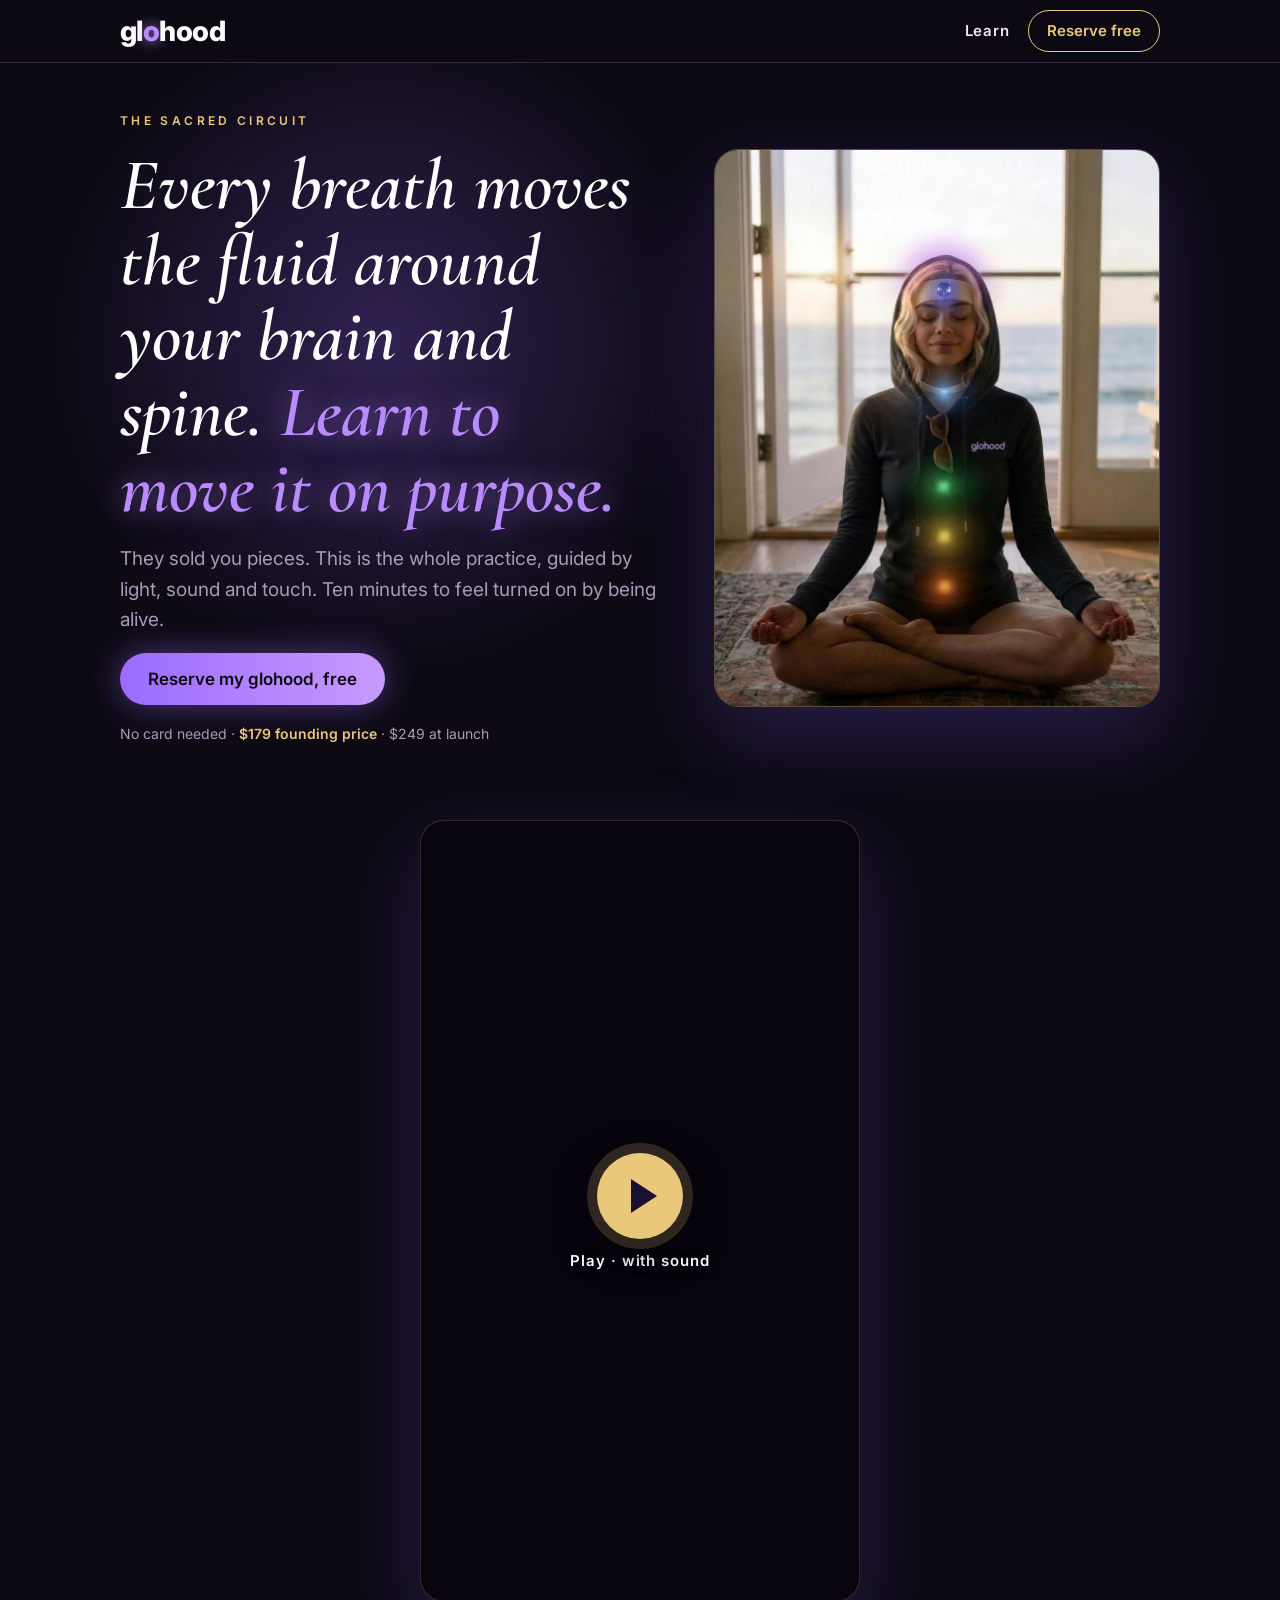
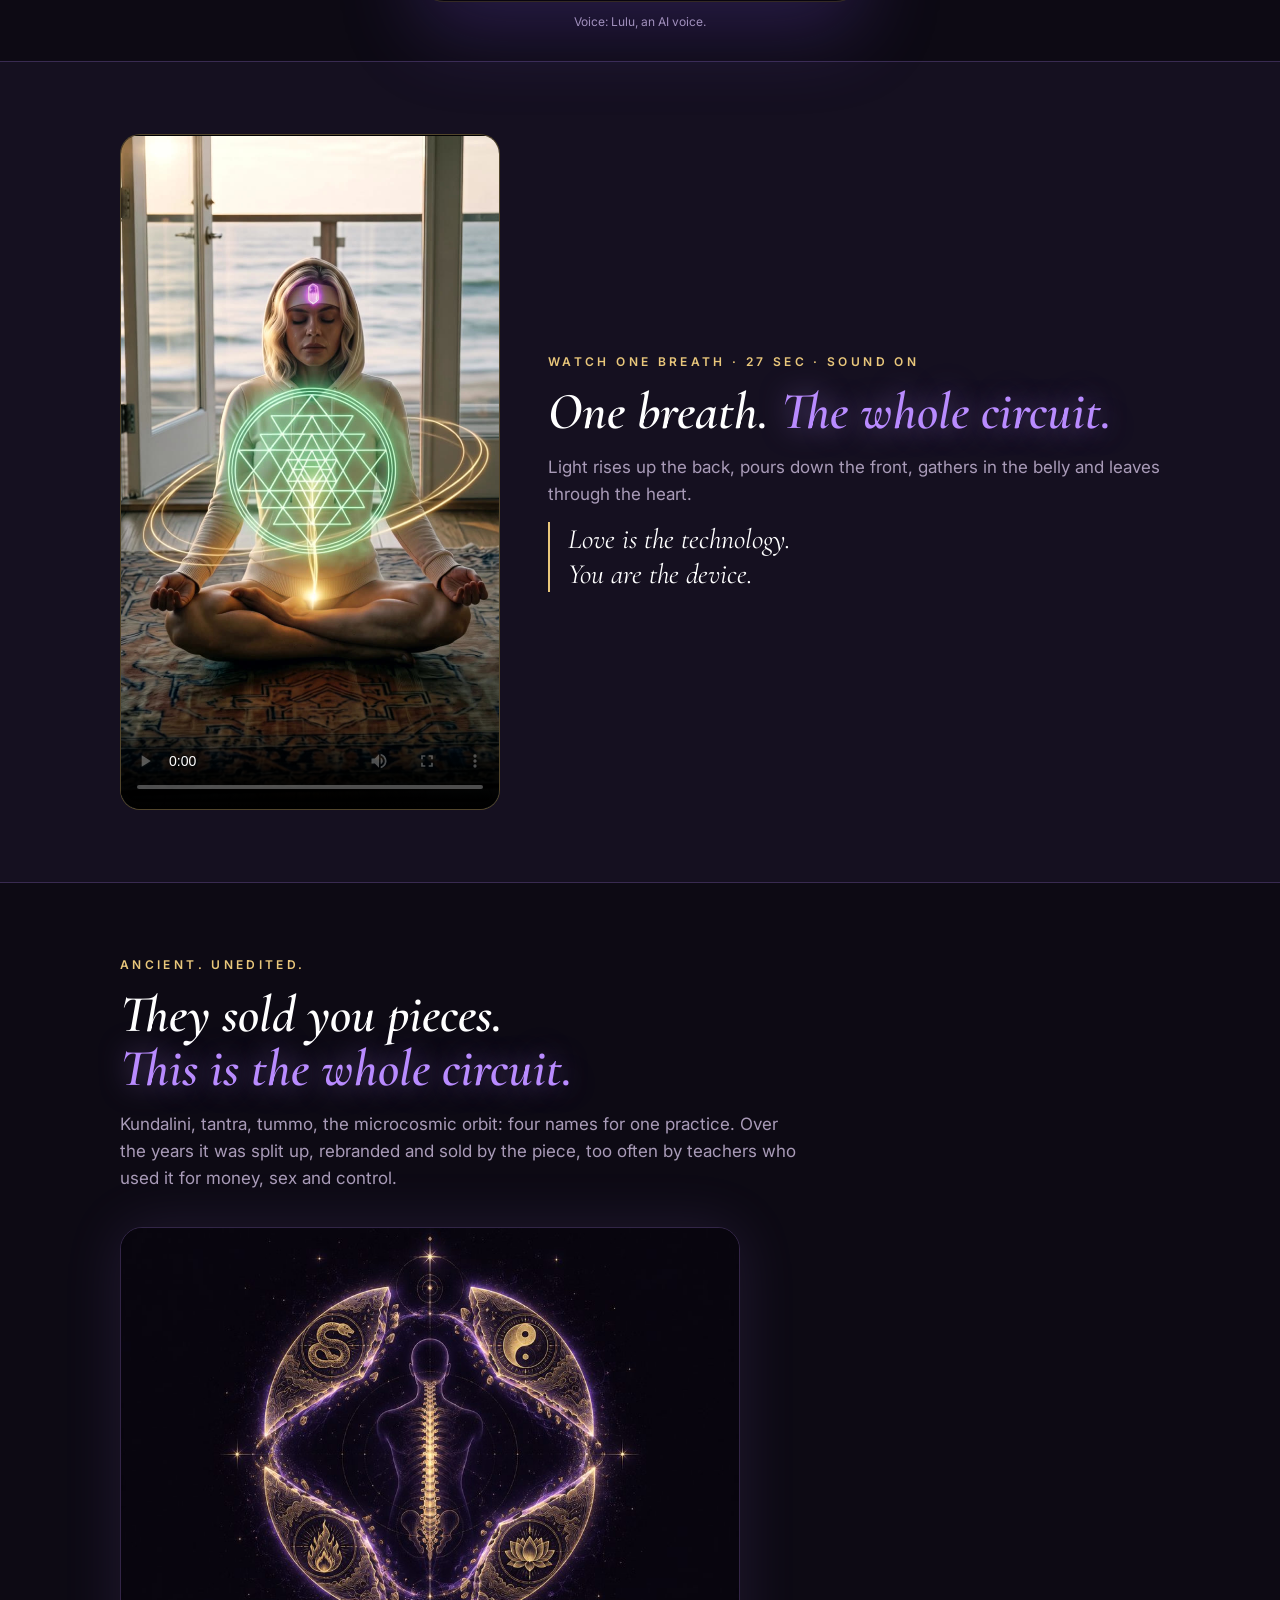
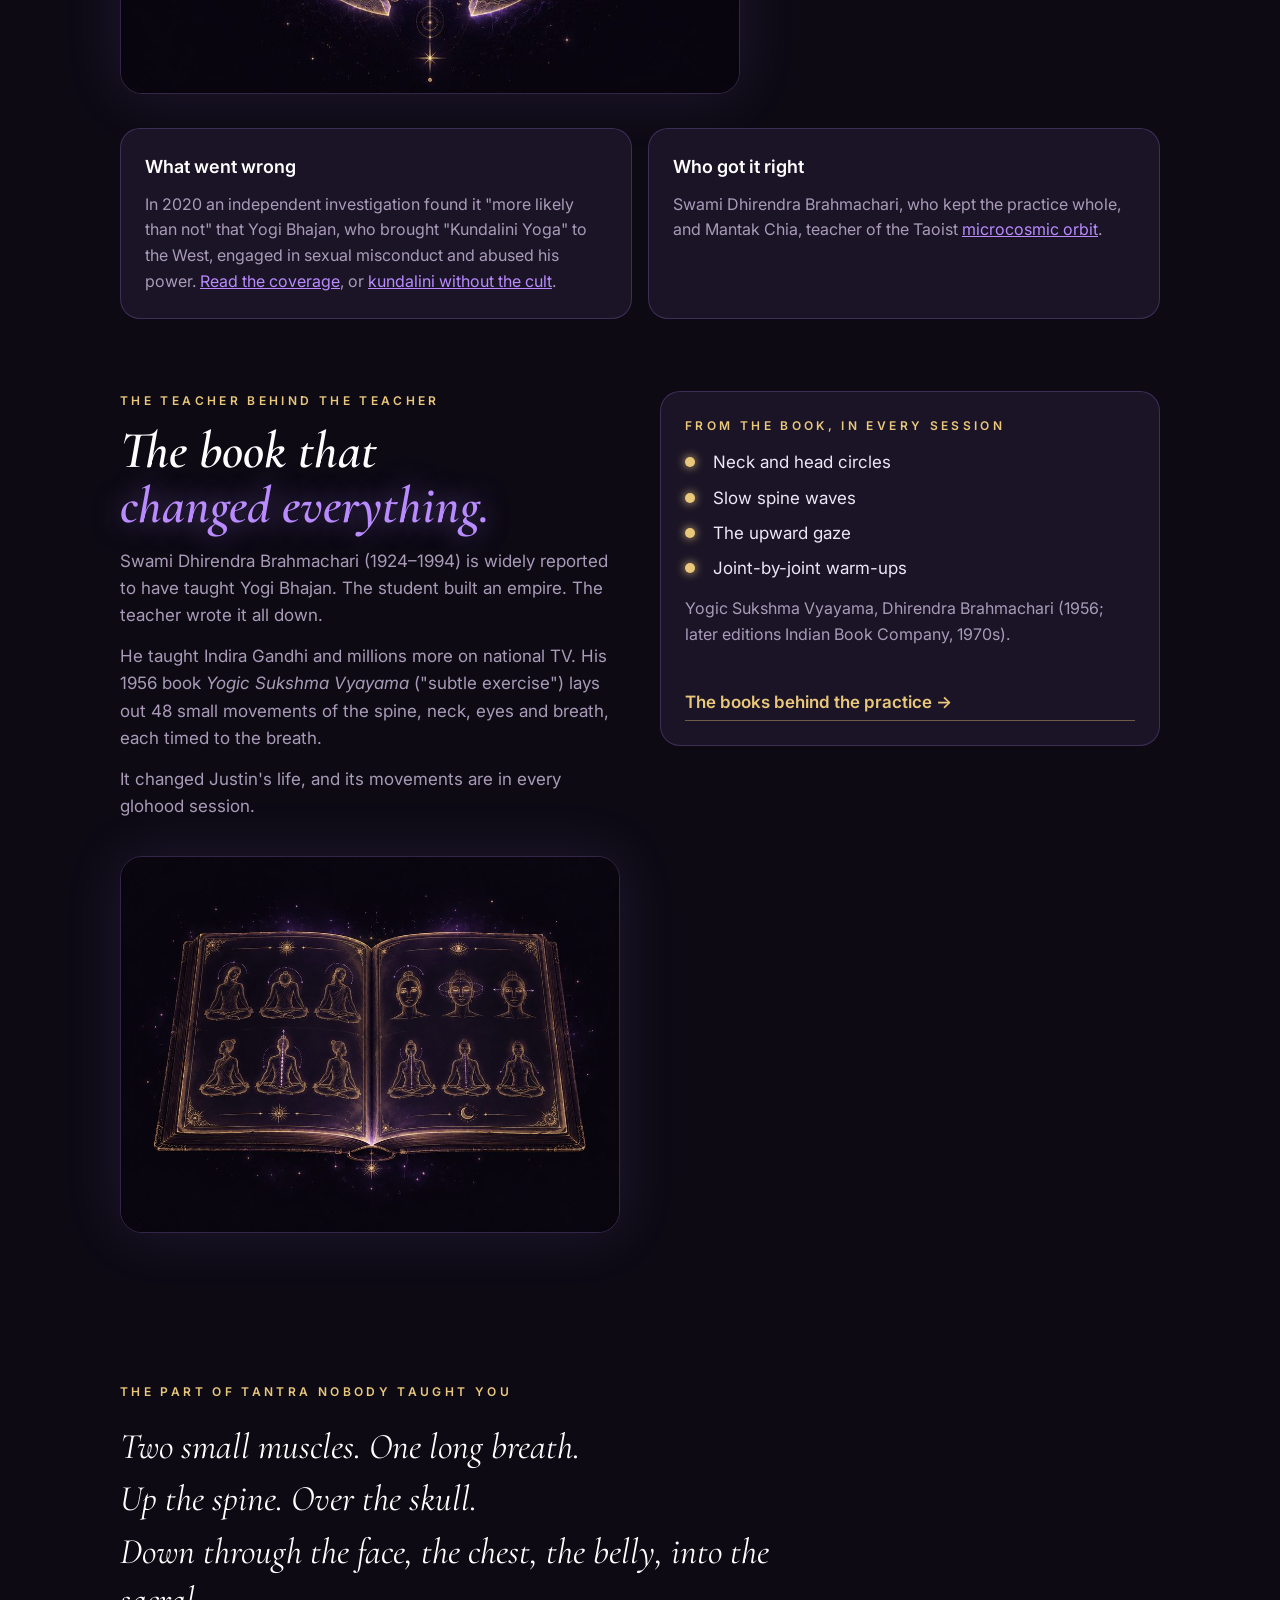
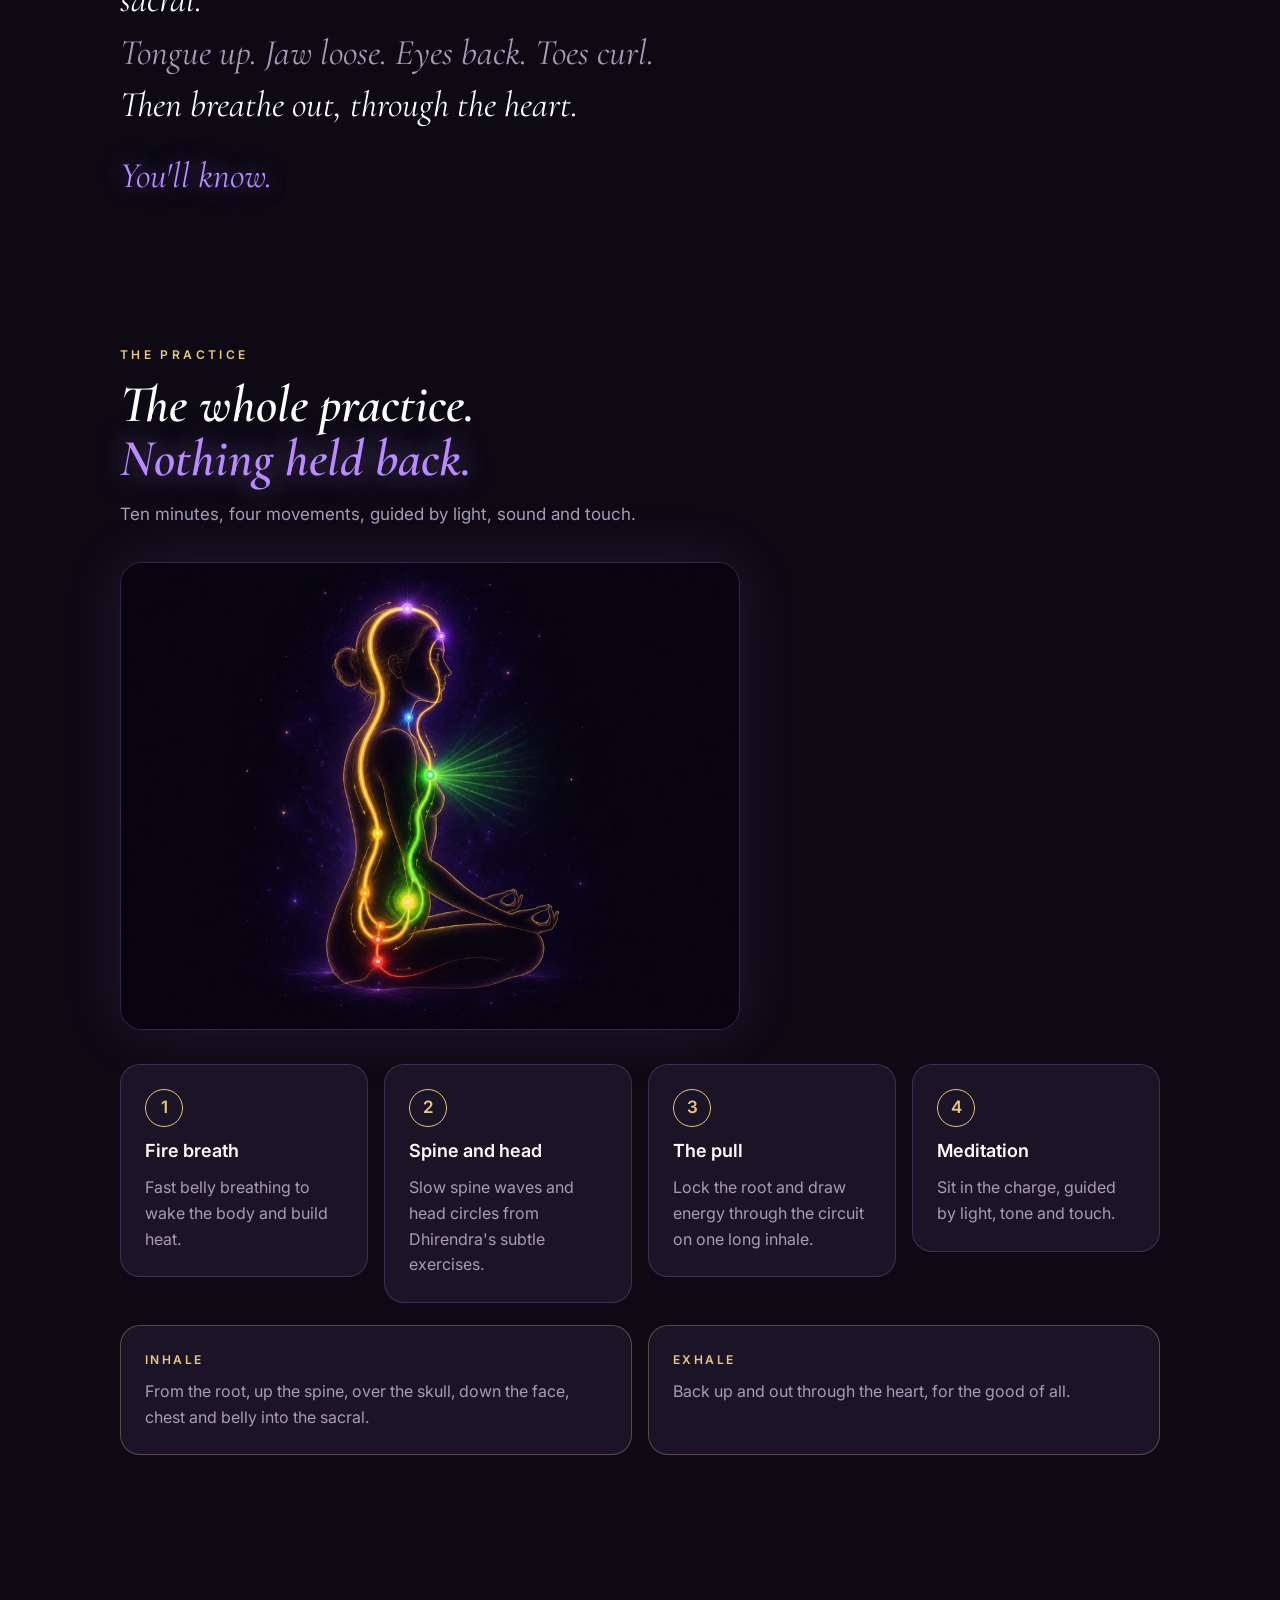
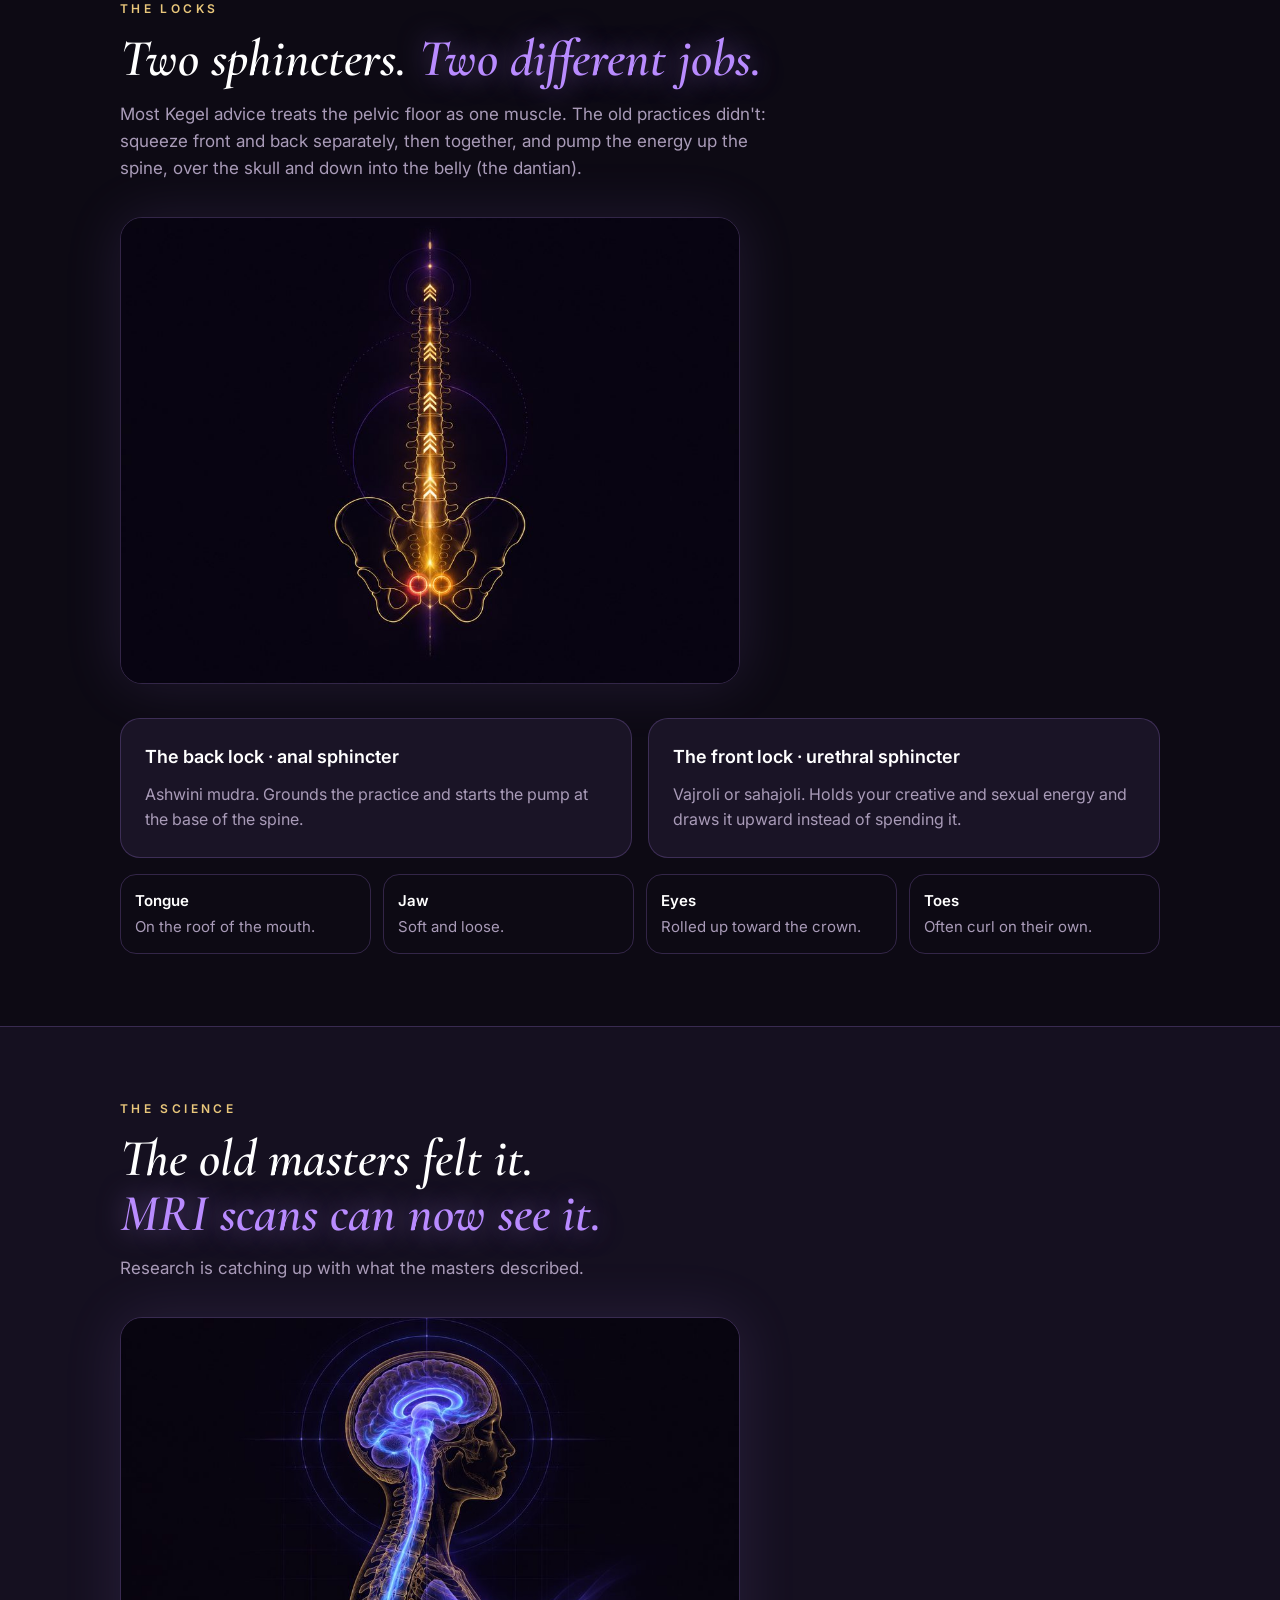
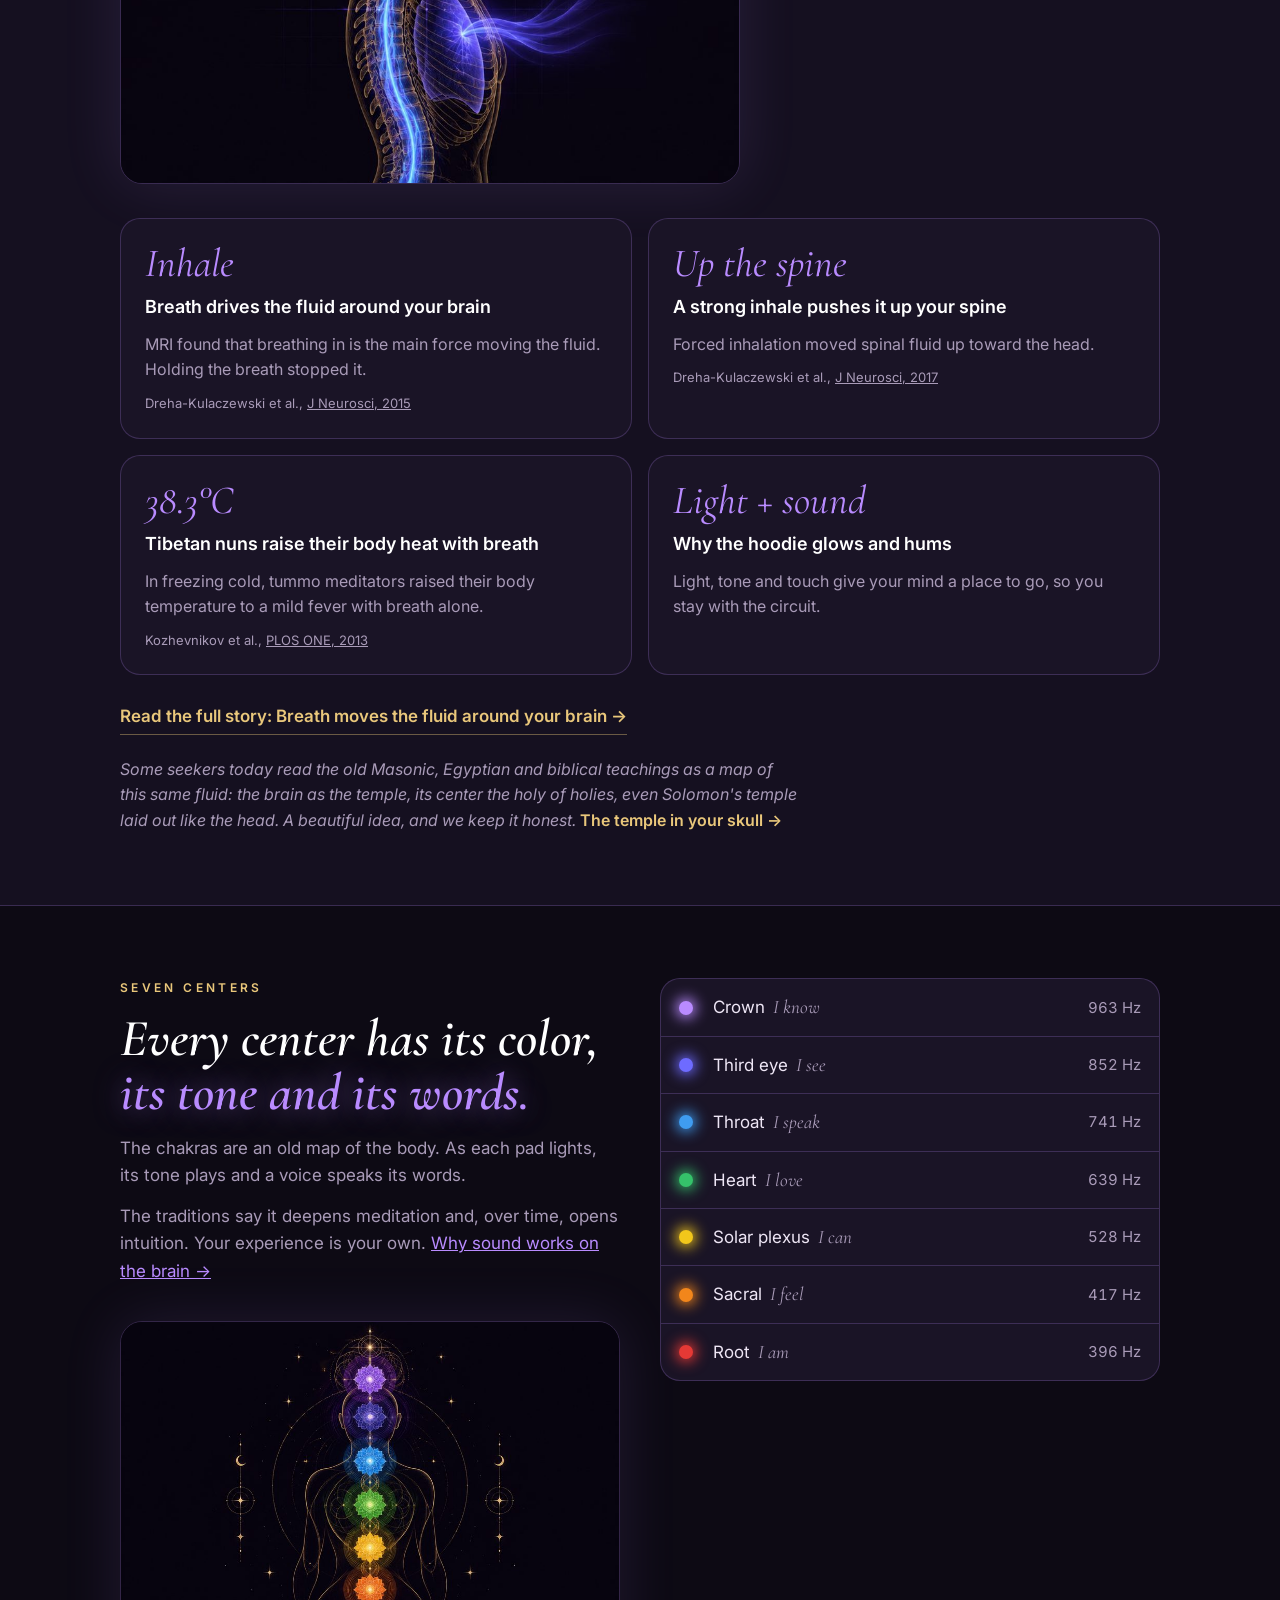
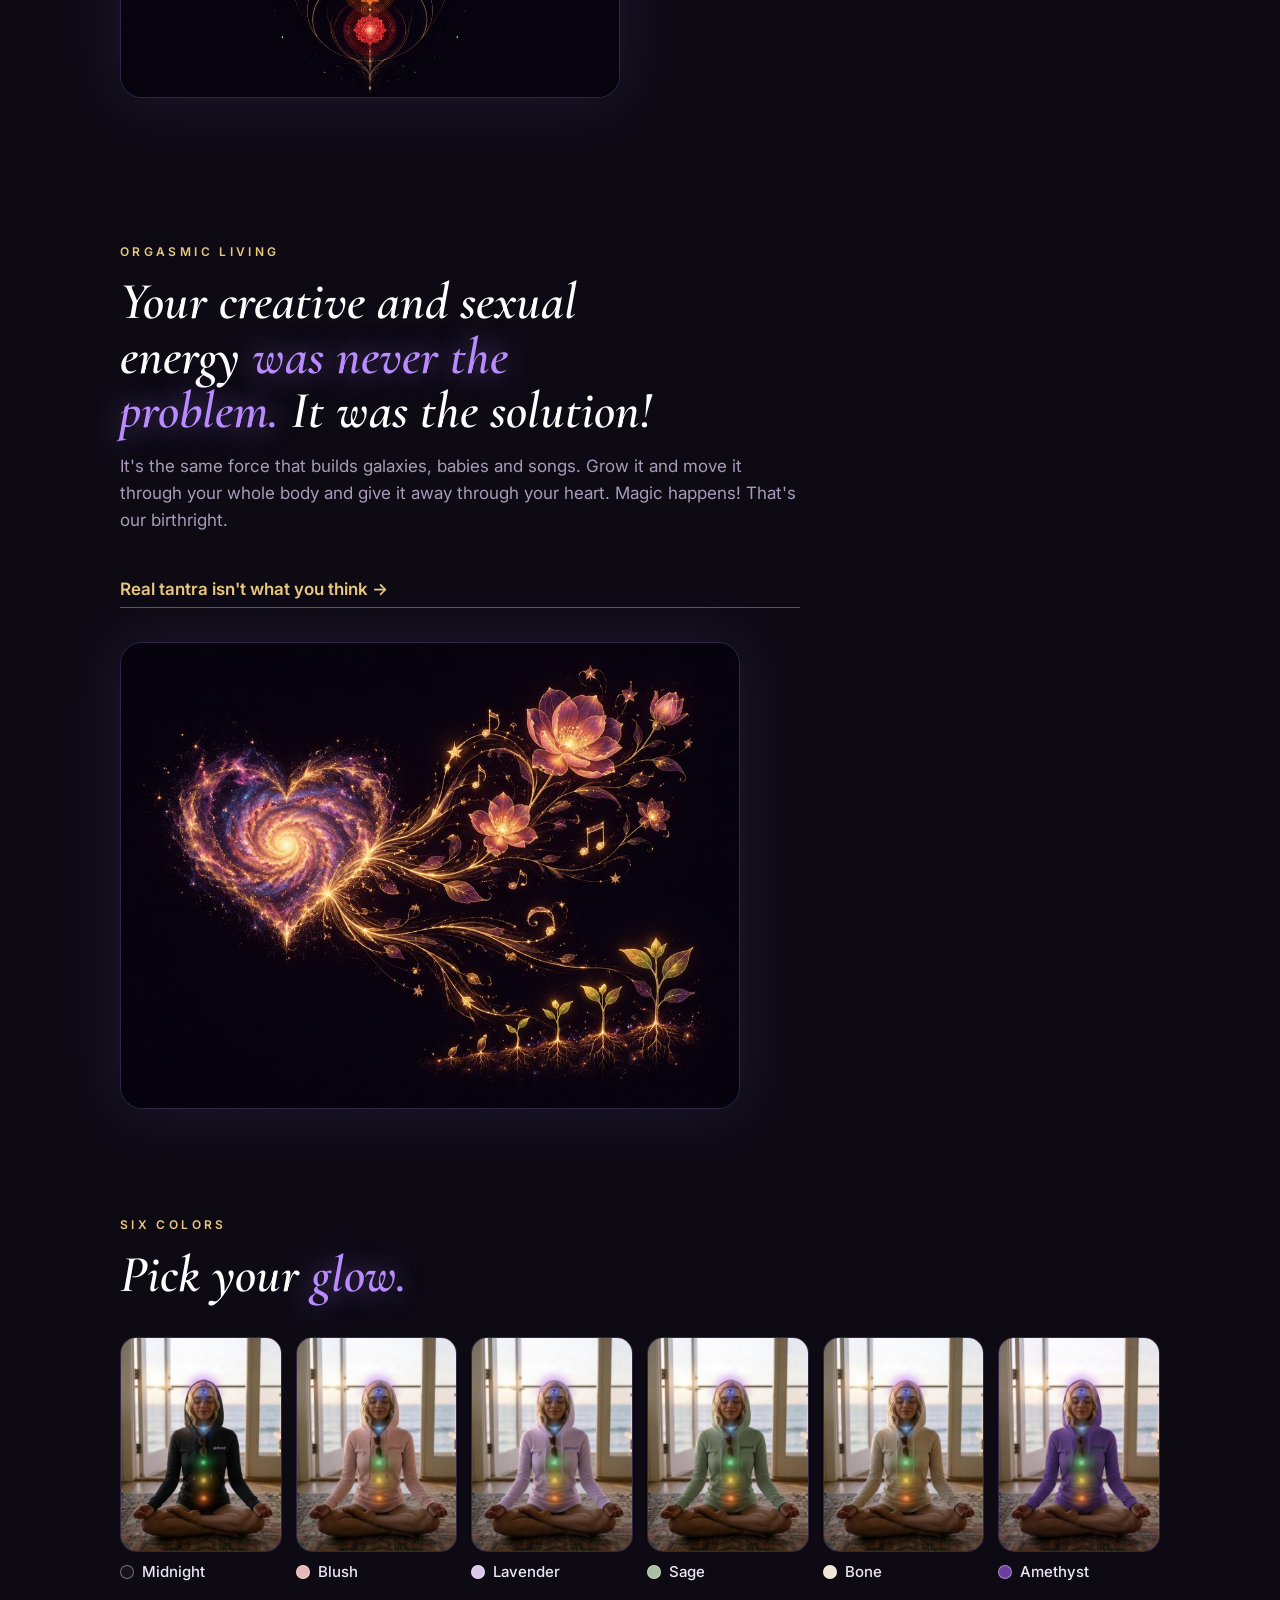
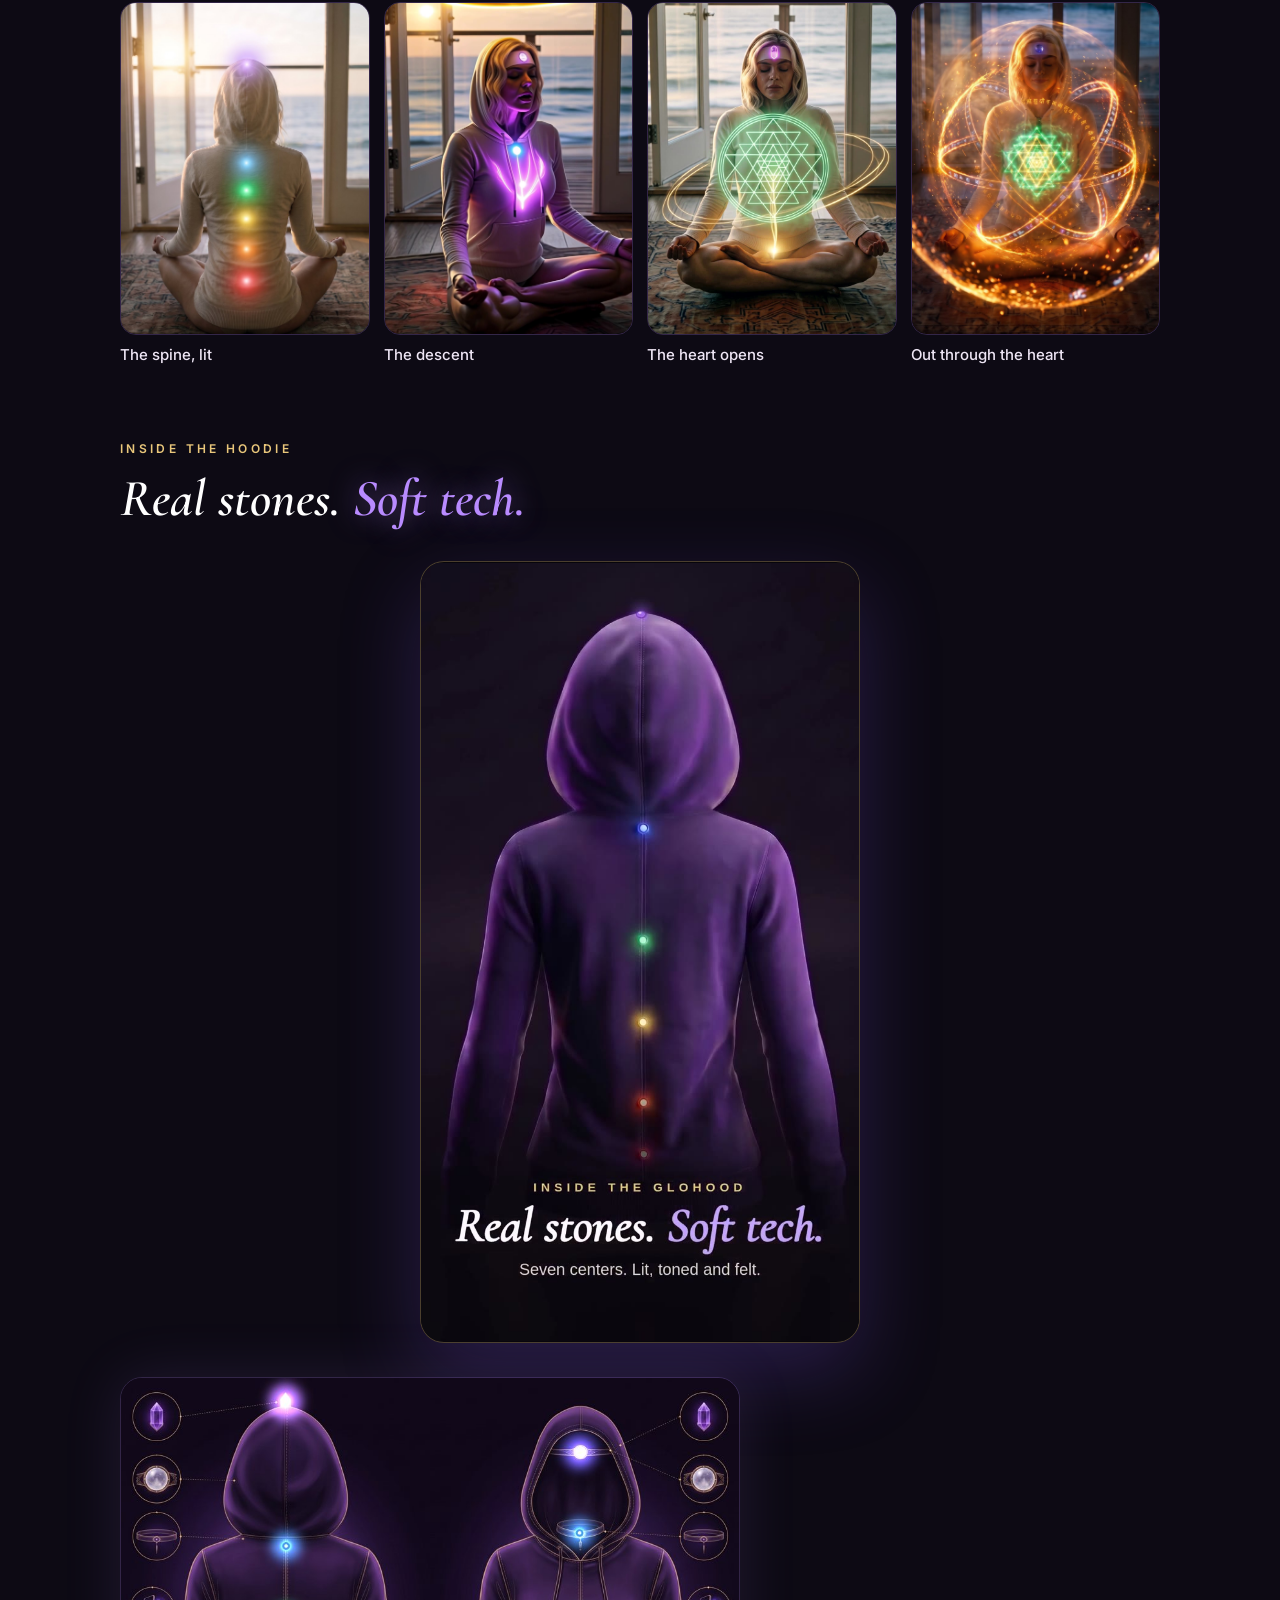
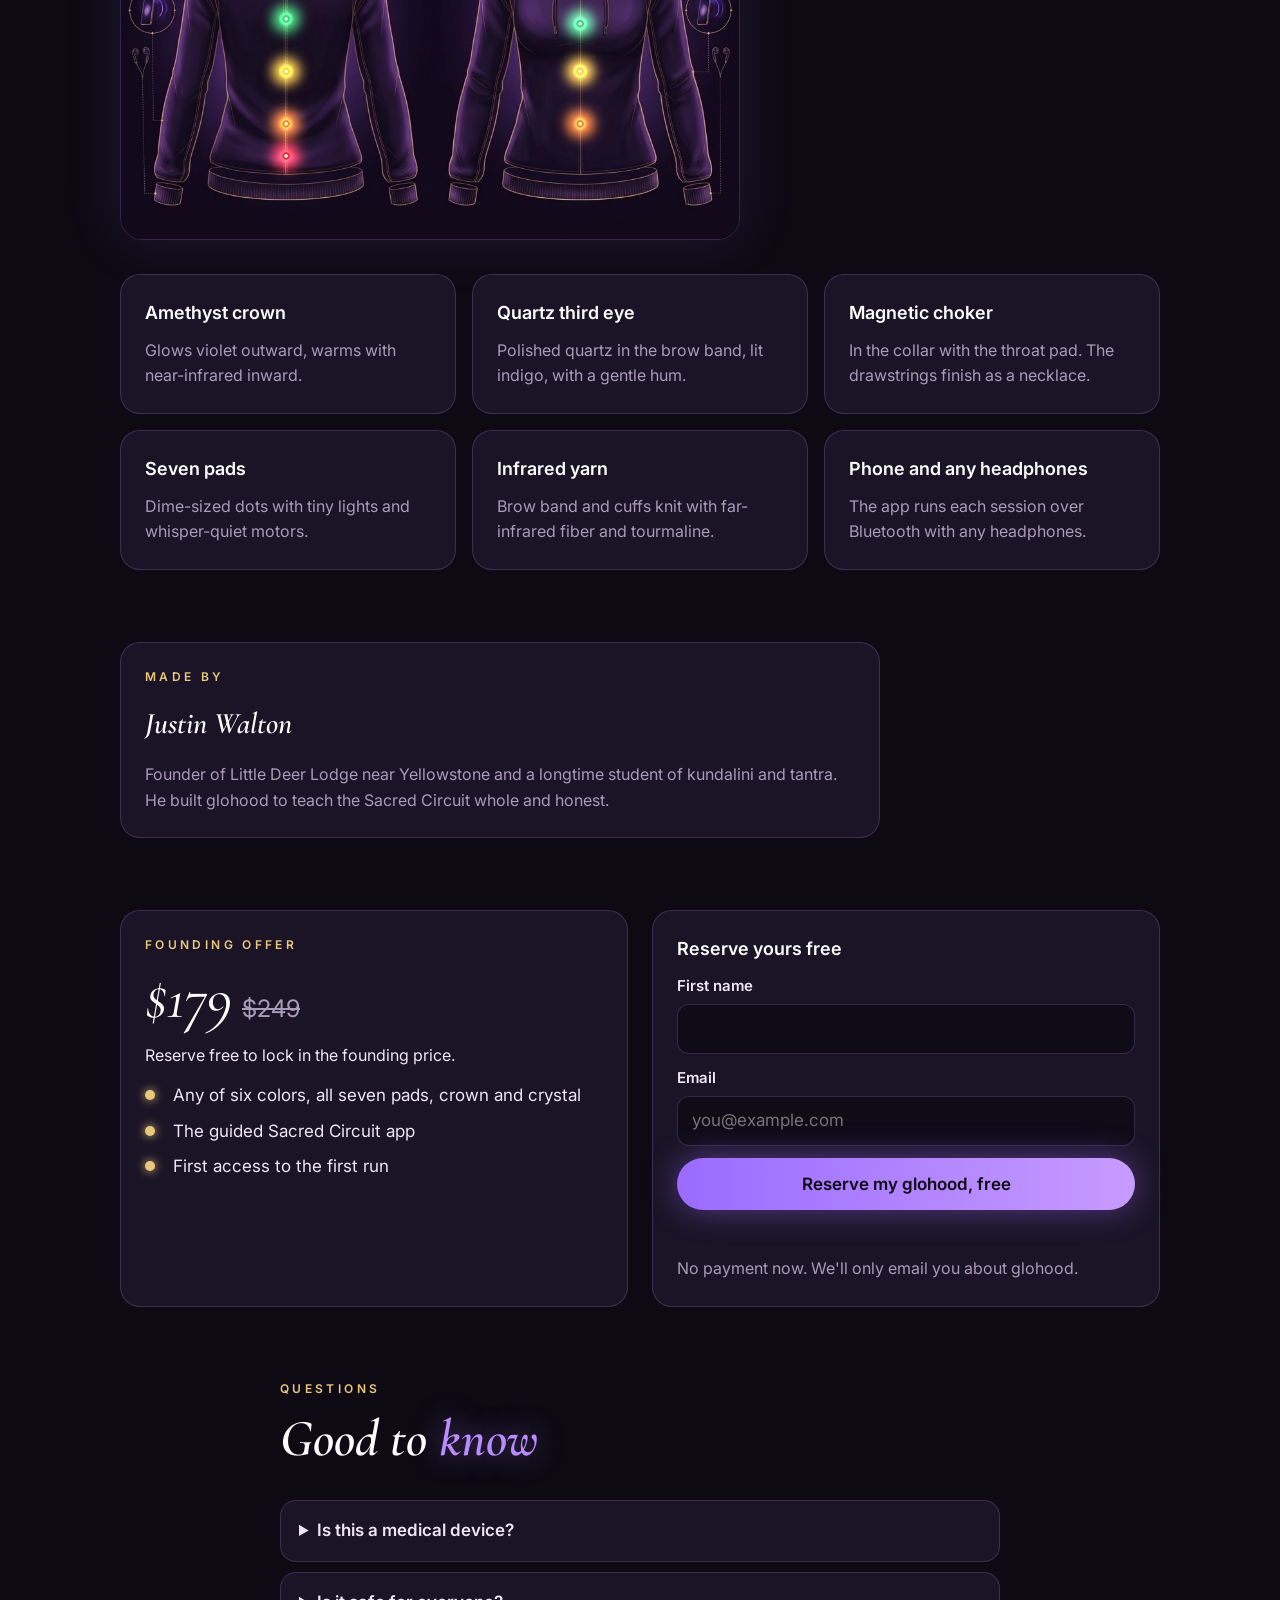
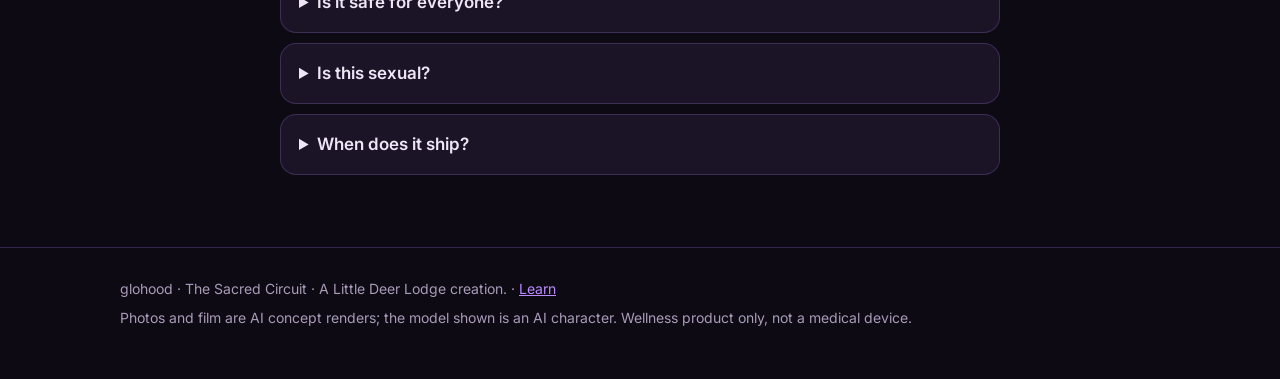
<file: index.html>
<!DOCTYPE html>
<html lang="en">
<head><script>if(location.protocol==='http:'&&location.hostname==='glohood.com')location.replace('https:'+location.href.slice(5))</script>
<meta charset="utf-8">
<meta name="viewport" content="width=device-width, initial-scale=1">
<title>glohood</title>
<meta name="description" content="The Sacred Circuit: a breath, lock and energy practice guided by light, sound and vibration, built into a hoodie.">
<meta property="og:title" content="glohood · The Sacred Circuit">
<meta property="og:description" content="Every breath moves the fluid around your brain and spine. Learn to move it on purpose.">
<meta property="og:image" content="https://glohood.com/c-midnight.jpg">
<link rel="preconnect" href="https://fonts.googleapis.com">
<link rel="preconnect" href="https://fonts.gstatic.com" crossorigin>
<link href="https://fonts.googleapis.com/css2?family=Cormorant+Garamond:ital,wght@0,500;0,600;1,500;1,600&family=Inter:wght@400;500;600;800&display=swap" rel="stylesheet">
<style>
:root{
  --night:#0D0A14; --night2:#151020; --card:#1A1426;
  --violet:#B98BFF; --violet-deep:#9B6BFF;
  --gold:#E9C77B; --text:#EEE6F5; --muted:#A99BB8; --line:rgba(185,139,255,.22);
  --display:"Cormorant Garamond", Georgia, "Times New Roman", serif;
  --body:"Inter", "Segoe UI", Arial, sans-serif;
  color-scheme: dark;
  /* layout: one narrow column on phones, two columns on wide screens; z-index ladder: content 1 < nav 10 */
}
*{box-sizing:border-box}
html{background:var(--night);scroll-behavior:smooth}
@media (prefers-reduced-motion:reduce){html{scroll-behavior:auto}}
body{margin:0;background:var(--night);color:var(--text);font-family:var(--body);font-size:17px;line-height:1.6}
img,video{max-width:100%;display:block}
a{color:var(--violet)}
:focus-visible{outline:2px solid var(--gold);outline-offset:3px}
.wrap{max-width:1080px;margin:0 auto;padding:0 20px}
section{padding:72px 0;scroll-margin-top:70px}
h1,h2,h3{margin:0;text-wrap:balance}
h1,h2{font-family:var(--display);font-style:italic;font-weight:600;color:#fff;line-height:1.05}
h1{font-size:clamp(42px,7vw,72px)}
h2{font-size:clamp(34px,5vw,52px)}
h1 em,h2 em{color:var(--violet);text-shadow:0 0 28px rgba(185,139,255,.55)}
h3{font-size:18px;font-weight:600;color:#fff}
p{margin:0}
.eye{font-size:12px;letter-spacing:.28em;text-transform:uppercase;color:var(--gold);font-weight:600}
.muted{color:var(--muted)}
.head{display:flex;flex-direction:column;gap:14px;max-width:680px;margin-bottom:34px}
.head p{color:var(--muted)}
.btn{display:inline-flex;align-items:center;justify-content:center;min-height:52px;padding:0 28px;border-radius:999px;font-weight:600;font-size:17px;text-decoration:none;border:0;cursor:pointer;font-family:var(--body)}
.btn-glow{background:linear-gradient(90deg,var(--violet-deep),#C79BFF);color:var(--night);box-shadow:0 0 32px rgba(155,107,255,.45)}
.btn-glow:hover{filter:brightness(1.08)}
.btn-gold{border:1px solid var(--gold);color:var(--gold);background:transparent;min-height:42px;padding:0 18px;font-size:15px}
.micro{font-size:14px;color:var(--muted)}
.micro b{color:var(--gold);font-weight:600}
.card{background:var(--card);border:1px solid var(--line);border-radius:20px;padding:24px;display:flex;flex-direction:column;gap:10px}
.card p{color:var(--muted);font-size:16px}

/* nav */
nav{position:sticky;top:0;z-index:10;background:rgba(13,10,20,.88);backdrop-filter:blur(10px);-webkit-backdrop-filter:blur(10px);border-bottom:1px solid var(--line)}
nav .wrap{display:flex;align-items:center;justify-content:space-between;min-height:62px;gap:12px}
.navr{display:flex;align-items:center;gap:14px}.navr .btn{white-space:nowrap}.navlink{color:var(--text);text-decoration:none;font-weight:600;font-size:15px;letter-spacing:.06em;padding:10px 4px}.navlink:hover{color:var(--gold)}.learnlink{display:inline-flex;align-items:center;gap:8px;margin-top:28px;color:var(--gold);font-weight:600;text-decoration:none;border-bottom:1px solid rgba(233,199,123,.4);padding-bottom:3px}.learnlink:hover{border-color:var(--gold)}.temple{color:var(--muted);max-width:680px;margin:22px 0 0;font-size:16px;font-style:italic}.temple a{font-style:normal;font-weight:600;color:var(--gold);text-decoration:none;white-space:nowrap}
.logo{font-weight:800;font-size:28px;letter-spacing:-.02em;color:#fff;text-decoration:none}
.logo .o{color:var(--violet);text-shadow:0 0 14px #B98BFF}

/* hero */
.hero{position:relative;overflow:hidden;padding:48px 0 64px}
.hero:before{content:"";position:absolute;left:30%;top:-80px;width:720px;height:720px;transform:translateX(-50%);background:radial-gradient(circle,rgba(150,100,255,.26),rgba(13,10,20,0) 65%);pointer-events:none}
.hero .wrap{position:relative;display:grid;grid-template-columns:1.1fr .9fr;gap:48px;align-items:center}
.hero-copy{display:flex;flex-direction:column;gap:18px}
.hero-copy .lead{font-size:19px;color:var(--muted);max-width:34em}
.hero-img img{border-radius:24px;border:1px solid rgba(233,199,123,.35);aspect-ratio:4/5;object-fit:cover;object-position:50% 30%;width:100%;box-shadow:0 30px 80px rgba(120,80,220,.25)}

/* film */
.film{background:var(--night2);border-top:1px solid var(--line);border-bottom:1px solid var(--line)}
.film .wrap{display:grid;grid-template-columns:minmax(0,380px) 1fr;gap:48px;align-items:center}
.film video{width:100%;aspect-ratio:9/16;border-radius:20px;border:1px solid rgba(233,199,123,.35);background:#000}
blockquote{margin:0;font-family:var(--display);font-style:italic;font-size:28px;line-height:1.25;color:#fff;border-left:2px solid var(--gold);padding-left:18px}

/* poem */
.poem{text-align:left}
.poem .lines{font-family:var(--display);font-style:italic;font-size:clamp(26px,4vw,36px);line-height:1.35;color:#fff;max-width:720px;display:flex;flex-direction:column;gap:4px}
.poem .lines span.dim{color:var(--muted)}
.poem .lines .last{color:var(--violet);margin-top:18px;text-shadow:0 0 22px rgba(185,139,255,.5)}

/* steps */
.steps{list-style:none;margin:0;padding:0;display:grid;grid-template-columns:repeat(4,1fr);gap:16px;counter-reset:s}
.steps li{counter-increment:s}
.steps .card:before{content:counter(s);width:36px;height:36px;border-radius:50%;border:1px solid var(--gold);color:var(--gold);display:grid;place-items:center;font-weight:600}
.path{margin-top:22px;display:grid;grid-template-columns:1fr 1fr;gap:16px}
.path .card{border-color:rgba(233,199,123,.3)}
.path .tag{font-size:12px;letter-spacing:.2em;text-transform:uppercase;color:var(--gold);font-weight:600}

/* locks */
.two{display:grid;grid-template-columns:1fr 1fr;gap:16px}
.cue{display:grid;grid-template-columns:repeat(4,1fr);gap:12px;margin-top:16px}
.cue div{border:1px solid var(--line);border-radius:16px;padding:14px;font-size:15px;color:var(--muted)}
.cue b{display:block;color:#fff;font-weight:600;margin-bottom:2px}

/* science */
.sci{display:grid;grid-template-columns:repeat(2,1fr);gap:16px}
.sci .stat{font-family:var(--display);font-style:italic;font-size:40px;line-height:1;color:var(--violet)}
.src{font-size:13px;color:var(--muted)}
.src a{color:var(--muted)}

/* chakras */
.centers{list-style:none;margin:0;padding:0;border:1px solid var(--line);border-radius:20px;overflow:hidden;background:var(--card)}
.centers li{display:grid;grid-template-columns:20px 1fr auto;gap:14px;align-items:center;padding:13px 18px;border-bottom:1px solid var(--line)}
.centers li:last-child{border-bottom:0}
.dot{width:14px;height:14px;border-radius:50%;background:var(--c);box-shadow:0 0 14px 3px var(--c)}
.iam{font-family:var(--display);font-style:italic;color:var(--muted);margin-left:8px;font-size:19px}
.hz{color:var(--muted);font-size:15px;font-variant-numeric:tabular-nums}
.ill{margin:0 0 34px;max-width:620px;border-radius:22px;overflow:hidden;border:1px solid var(--line);box-shadow:0 0 60px rgba(185,139,255,.12)}
.ill img{display:block;width:100%;height:auto}
.split .ill{margin:22px 0 0}
.vbox{position:relative;max-width:440px;margin:0 auto}.snd{position:absolute;top:14px;right:14px;z-index:2;font:600 14px/1 Inter,system-ui,sans-serif;color:#1a1030;background:#E9C77B;border:0;border-radius:999px;padding:10px 14px;min-height:40px;cursor:pointer;box-shadow:0 6px 20px rgba(0,0,0,.45)}.snd.off{background:#E9C77B;color:#1a1030}.snd{background:rgba(20,12,36,.75);color:#E9C77B;border:1px solid rgba(233,199,123,.5)}.snd[hidden]{display:none}.playbig{position:absolute;inset:0;z-index:3;display:flex;flex-direction:column;align-items:center;justify-content:center;gap:14px;width:100%;border:0;border-radius:24px;background:rgba(9,5,20,.35);cursor:pointer;color:#fff}.playbig[hidden]{display:none}.playbig .tri{width:86px;height:86px;border-radius:50%;background:#E9C77B;box-shadow:0 0 0 10px rgba(233,199,123,.18),0 14px 40px rgba(0,0,0,.5);position:relative}.playbig .tri:after{content:"";position:absolute;left:34px;top:26px;border-left:26px solid #1a1030;border-top:17px solid transparent;border-bottom:17px solid transparent}.playbig .pl{font:600 15px/1 Inter,system-ui,sans-serif;letter-spacing:.06em;text-shadow:0 2px 10px rgba(0,0,0,.9)}.vnote{text-align:center;color:var(--muted);font-size:12px;margin:10px 0 0}.inside-vid{padding:10px 0 30px}.inside-vid video{display:block;width:100%;max-width:440px;margin:0 auto;aspect-ratio:9/16;border-radius:24px;border:1px solid rgba(233,199,123,.3);box-shadow:0 30px 80px rgba(120,80,220,.25);background:#07050b}
.split{display:grid;grid-template-columns:1fr 1fr;gap:40px;align-items:start}

/* colors / gallery */
.colors{display:grid;grid-template-columns:repeat(6,1fr);gap:14px}
figure{margin:0;display:flex;flex-direction:column;gap:8px}
.colors img,.gallery img{width:100%;aspect-ratio:3/4;object-fit:cover;border-radius:16px;border:1px solid var(--line)}
figcaption{display:flex;align-items:center;gap:8px;font-size:15px;color:var(--text);font-weight:500}
.sw{width:14px;height:14px;border-radius:50%;border:1px solid rgba(255,255,255,.4);flex:none}
.gallery{display:grid;grid-template-columns:repeat(4,1fr);gap:14px;margin-top:18px}
.mats{display:grid;grid-template-columns:repeat(3,1fr);gap:16px}

/* offer */
.offer{display:grid;grid-template-columns:1fr 1fr;gap:24px}
.big{font-family:var(--display);font-style:italic;font-size:60px;line-height:1;color:#fff}
.strike{text-decoration:line-through;color:var(--muted);font-size:24px;margin-left:10px;font-family:var(--body);font-style:normal}
.ticks{list-style:none;margin:0;padding:0;display:flex;flex-direction:column;gap:8px;color:var(--text)}
.ticks li{display:grid;grid-template-columns:20px 1fr;gap:8px}
.ticks li:before{content:"";width:10px;height:10px;margin-top:8px;border-radius:50%;background:var(--gold);box-shadow:0 0 10px var(--gold)}
form{display:flex;flex-direction:column;gap:12px}
label{font-weight:600;font-size:15px}
input{font:inherit;font-size:17px;min-height:50px;padding:0 14px;border-radius:12px;border:1px solid var(--line);background:#0F0B17;color:var(--text);width:100%}
input:focus{border-color:var(--violet)}
.field{display:flex;flex-direction:column;gap:6px}
.msg{min-height:24px;font-size:16px}
.msg.ok{color:#9BE7B0}.msg.err{color:#FF9B9B}

/* faq */
details{background:var(--card);border:1px solid var(--line);border-radius:16px;padding:16px 18px}
details+details{margin-top:10px}
summary{cursor:pointer;font-weight:600}
details p{margin-top:10px;color:var(--muted)}

footer{border-top:1px solid var(--line);padding:30px 0 50px;font-size:14px;color:var(--muted)}
footer .wrap{display:flex;flex-direction:column;gap:6px}

@media (max-width:900px){
  .steps{grid-template-columns:1fr 1fr}
  .colors{grid-template-columns:repeat(3,1fr)}
  .mats{grid-template-columns:1fr 1fr}
  .cue{grid-template-columns:1fr 1fr}
}
@media (max-width:760px){
  section{padding:56px 0}
  .hero{padding-top:30px}
  .hero .wrap,.film .wrap,.split,.offer,.two,.sci,.path{grid-template-columns:1fr}
  .hero-img img{aspect-ratio:4/3}
  .film video{max-width:400px;margin:0 auto}
  .colors{grid-template-columns:1fr 1fr}
  .gallery{grid-template-columns:1fr 1fr}
  .mats,.steps{grid-template-columns:1fr}
}
@media (max-width:420px){ .btn-glow{width:100%} }
@media (max-width:350px){ nav .logo{font-size:23px} .navr{gap:8px} .navr .btn-gold{padding:0 12px;font-size:14px} }
</style>
</head>
<body>

<nav aria-label="Main">
  <div class="wrap">
    <a class="logo" href="#top">gl<span class="o">o</span>hood</a>
    <div class="navr"><a class="navlink" href="/learn/">Learn</a><a class="btn btn-gold" href="#reserve" data-cta="nav">Reserve free</a></div>
  </div>
</nav>

<header class="hero" id="top">
  <div class="wrap">
    <div class="hero-copy">
      <span class="eye">The Sacred Circuit</span>
      <h1>Every breath moves the fluid around your brain and spine. <em>Learn to move it on purpose.</em></h1>
      <p class="lead">They sold you pieces. This is the whole practice, guided by light, sound and touch. Ten minutes to feel turned on by being alive.</p>
      <div><a class="btn btn-glow" href="#reserve" data-cta="hero">Reserve my glohood, free</a></div>
      <p class="micro">No card needed · <b>$179 founding price</b> · $249 at launch</p>
    </div>
    <div class="hero-img"><img src="c-midnight.jpg" alt="A woman meditating in a midnight glohood, pads glowing in chakra colors"></div>
  </div>
</header>

<section class="inside-vid" aria-label="Inside the glohood">
  <div class="wrap">
    <div class="vbox"><video id="topfilm" src="https://d2ol7oe51mr4n9.cloudfront.net/user_3Drbwyhih8zMI5PH5GwlVDdw9tV/a0086018-fe4a-49c2-a817-2d6bb383af63.mp4" poster="https://d2ol7oe51mr4n9.cloudfront.net/user_3Drbwyhih8zMI5PH5GwlVDdw9tV/83f8a273-506a-4559-958e-06146a14ad57.jpg" playsinline preload="metadata" aria-label="The glohood turning in parts, showing each of its twelve lights front and back, narrated by Lulu (AI voice)"></video><button type="button" class="playbig" id="playbig" aria-label="Play the glohood film with sound"><span class="tri"></span><span class="pl">Play &middot; with sound</span></button><button type="button" class="snd" id="snd" aria-pressed="true" hidden>&#128266; Sound off</button></div>
    <p class="vnote">Voice: Lulu, an AI voice.</p>
  </div>
</section>

<section class="film" id="film">
  <div class="wrap">
    <video src="film.mp4?v=7" poster="poster.jpg?v=6" controls playsinline preload="metadata" aria-label="glohood film, 27 seconds"></video>
    <div class="head" style="margin:0">
      <span class="eye">Watch one breath · 27 sec · sound on</span>
      <h2>One breath. <em>The whole circuit.</em></h2>
      <p>Light rises up the back, pours down the front, gathers in the belly and leaves through the heart.</p>
      <blockquote>Love is the technology.<br>You are the device.</blockquote>
    </div>
  </div>
</section>

<section>
  <div class="wrap">
    <div class="head">
      <span class="eye">Ancient. Unedited.</span>
      <h2>They sold you pieces. <em>This is the whole circuit.</em></h2>
      <p>Kundalini, tantra, tummo, the microcosmic orbit: four names for one practice. Over the years it was split up, rebranded and sold by the piece, too often by teachers who used it for money, sex and control.</p>
    </div>
    <figure class="ill"><img src="ill-circuit-pieces.jpg" alt="Four broken pieces of an ancient practice joining back into one ring of light around the spine" loading="lazy" width="960" height="723"></figure>
    <div class="two">
      <div class="card">
        <h3>What went wrong</h3>
        <p>In 2020 an independent investigation found it "more likely than not" that Yogi Bhajan, who brought "Kundalini Yoga" to the West, engaged in sexual misconduct and abused his power. <a href="https://www.santafenewmexican.com/news/local_news/hbo-series-spotlights-prot-g-of-tarnished-yogi-bhajan-and-yoga-movement-with-ties-to/article_7bfda452-8fc3-11ef-a1c3-032b5a0cd4fe.html" target="_blank" rel="noopener">Read the coverage</a>, or <a href="/learn/kundalini-without-the-cult/">kundalini without the cult</a>.</p>
      </div>
      <div class="card">
        <h3>Who got it right</h3>
        <p>Swami Dhirendra Brahmachari, who kept the practice whole, and Mantak Chia, teacher of the Taoist <a href="/learn/microcosmic-orbit/">microcosmic orbit</a>.</p>
      </div>
    </div>
  </div>
</section>

<section id="teacher" style="padding-top:0">
  <div class="wrap split">
    <div class="head" style="margin:0">
      <span class="eye">The teacher behind the teacher</span>
      <h2>The book that <em>changed everything.</em></h2>
      <p>Swami Dhirendra Brahmachari (1924–1994) is widely reported to have taught Yogi Bhajan. The student built an empire. The teacher wrote it all down.</p>
      <p>He taught Indira Gandhi and millions more on national TV. His 1956 book <em>Yogic Sukshma Vyayama</em> ("subtle exercise") lays out 48 small movements of the spine, neck, eyes and breath, each timed to the breath.</p>
      <p>It changed Justin's life, and its movements are in every glohood session.</p>
      <figure class="ill"><img src="ill-book.jpg" alt="An old glowing book of subtle yoga movements" loading="lazy" width="960" height="723"></figure>
    </div>
    <div class="card" style="gap:14px">
      <span class="eye">From the book, in every session</span>
      <ul class="ticks">
        <li>Neck and head circles</li>
        <li>Slow spine waves</li>
        <li>The upward gaze</li>
        <li>Joint-by-joint warm-ups</li>
      </ul>
      <p class="src">Yogic Sukshma Vyayama, Dhirendra Brahmachari (1956; later editions Indian Book Company, 1970s).</p>
      <a class="learnlink" href="/learn/#books">The books behind the practice &rarr;</a>
    </div>
  </div>
</section>

<section class="poem">
  <div class="wrap">
    <span class="eye">The part of tantra nobody taught you</span>
    <div class="lines" style="margin-top:18px">
      <span>Two small muscles. One long breath.</span>
      <span>Up the spine. Over the skull.</span>
      <span>Down through the face, the chest, the belly, into the sacral.</span>
      <span class="dim">Tongue up. Jaw loose. Eyes back. Toes curl.</span>
      <span>Then breathe out, through the heart.</span>
      <span class="last">You'll know.</span>
    </div>
  </div>
</section>

<section id="practice">
  <div class="wrap">
    <div class="head">
      <span class="eye">The practice</span>
      <h2>The whole practice. <em>Nothing held back.</em></h2>
      <p>Ten minutes, four movements, guided by light, sound and touch.</p>
    </div>
    <figure class="ill"><img src="ill-practice.jpg" alt="The Sacred Circuit: light rising up the back, over the head, down the front and out through the heart" loading="lazy" width="960" height="723"></figure>
    <ol class="steps">
      <li><div class="card"><h3>Fire breath</h3><p>Fast belly breathing to wake the body and build heat.</p></div></li>
      <li><div class="card"><h3>Spine and head</h3><p>Slow spine waves and head circles from Dhirendra's subtle exercises.</p></div></li>
      <li><div class="card"><h3>The pull</h3><p>Lock the root and draw energy through the circuit on one long inhale.</p></div></li>
      <li><div class="card"><h3>Meditation</h3><p>Sit in the charge, guided by light, tone and touch.</p></div></li>
    </ol>
    <div class="path">
      <div class="card"><span class="tag">Inhale</span><p>From the root, up the spine, over the skull, down the face, chest and belly into the sacral.</p></div>
      <div class="card"><span class="tag">Exhale</span><p>Back up and out through the heart, for the good of all.</p></div>
    </div>
  </div>
</section>

<section>
  <div class="wrap">
    <div class="head">
      <span class="eye">The locks</span>
      <h2>Two sphincters. <em>Two different jobs.</em></h2>
      <p>Most Kegel advice treats the pelvic floor as one muscle. The old practices didn't: squeeze front and back separately, then together, and pump the energy up the spine, over the skull and down into the belly (the dantian).</p>
    </div>
    <figure class="ill"><img src="ill-locks.jpg" alt="Two glowing locks at the base of the spine pumping light upward" loading="lazy" width="960" height="723"></figure>
    <div class="two">
      <div class="card"><h3>The back lock · anal sphincter</h3><p>Ashwini mudra. Grounds the practice and starts the pump at the base of the spine.</p></div>
      <div class="card"><h3>The front lock · urethral sphincter</h3><p>Vajroli or sahajoli. Holds your creative and sexual energy and draws it upward instead of spending it.</p></div>
    </div>
    <div class="cue">
      <div><b>Tongue</b>On the roof of the mouth.</div>
      <div><b>Jaw</b>Soft and loose.</div>
      <div><b>Eyes</b>Rolled up toward the crown.</div>
      <div><b>Toes</b>Often curl on their own.</div>
    </div>
  </div>
</section>

<section style="background:var(--night2);border-top:1px solid var(--line);border-bottom:1px solid var(--line)">
  <div class="wrap">
    <div class="head">
      <span class="eye">The science</span>
      <h2>The old masters felt it. <em>MRI scans can now see it.</em></h2>
      <p>Research is catching up with what the masters described.</p>
    </div>
    <figure class="ill"><img src="ill-science.jpg" alt="Glowing fluid rising up the spine and around the brain" loading="lazy" width="960" height="723"></figure>
    <div class="sci">
      <div class="card"><span class="stat">Inhale</span><h3>Breath drives the fluid around your brain</h3><p>MRI found that breathing in is the main force moving the fluid. Holding the breath stopped it.</p><span class="src">Dreha-Kulaczewski et al., <a href="https://pubmed.ncbi.nlm.nih.gov/25673843/" target="_blank" rel="noopener">J Neurosci, 2015</a></span></div>
      <div class="card"><span class="stat">Up the spine</span><h3>A strong inhale pushes it up your spine</h3><p>Forced inhalation moved spinal fluid up toward the head.</p><span class="src">Dreha-Kulaczewski et al., <a href="https://pmc.ncbi.nlm.nih.gov/articles/PMC6596847" target="_blank" rel="noopener">J Neurosci, 2017</a></span></div>
      <div class="card"><span class="stat">38.3°C</span><h3>Tibetan nuns raise their body heat with breath</h3><p>In freezing cold, tummo meditators raised their body temperature to a mild fever with breath alone.</p><span class="src">Kozhevnikov et al., <a href="https://doi.org/10.1371/journal.pone.0058244" target="_blank" rel="noopener">PLOS ONE, 2013</a></span></div>
      <div class="card"><span class="stat">Light + sound</span><h3>Why the hoodie glows and hums</h3><p>Light, tone and touch give your mind a place to go, so you stay with the circuit.</p></div>
    </div>
    <a class="learnlink" href="/learn/breath-moves-the-fluid/">Read the full story: Breath moves the fluid around your brain &rarr;</a>
    <p class="temple">Some seekers today read the old Masonic, Egyptian and biblical teachings as a map of this same fluid: the brain as the temple, its center the holy of holies, even Solomon's temple laid out like the head. A beautiful idea, and we keep it honest. <a href="/learn/the-temple-in-your-skull/">The temple in your skull &rarr;</a></p>
  </div>
</section>

<section>
  <div class="wrap split">
    <div class="head" style="margin:0">
      <span class="eye">Seven centers</span>
      <h2>Every center has its color, <em>its tone and its words.</em></h2>
      <p>The chakras are an old map of the body. As each pad lights, its tone plays and a voice speaks its words.</p>
      <p>The traditions say it deepens meditation and, over time, opens intuition. Your experience is your own. <a href="/learn/why-chanting-changes-your-brain/">Why sound works on the brain &rarr;</a></p>
      <figure class="ill"><img src="ill-centers.jpg" alt="Seven glowing chakra lotuses stacked along the spine" loading="lazy" width="960" height="723"></figure>
    </div>
    <ul class="centers">
      <li><span class="dot" style="--c:#B98BFF"></span><span>Crown<span class="iam">I know</span></span><span class="hz">963 Hz</span></li>
      <li><span class="dot" style="--c:#6E6BFF"></span><span>Third eye<span class="iam">I see</span></span><span class="hz">852 Hz</span></li>
      <li><span class="dot" style="--c:#3F9CF0"></span><span>Throat<span class="iam">I speak</span></span><span class="hz">741 Hz</span></li>
      <li><span class="dot" style="--c:#35C26A"></span><span>Heart<span class="iam">I love</span></span><span class="hz">639 Hz</span></li>
      <li><span class="dot" style="--c:#F2C71B"></span><span>Solar plexus<span class="iam">I can</span></span><span class="hz">528 Hz</span></li>
      <li><span class="dot" style="--c:#F2861B"></span><span>Sacral<span class="iam">I feel</span></span><span class="hz">417 Hz</span></li>
      <li><span class="dot" style="--c:#E53935"></span><span>Root<span class="iam">I am</span></span><span class="hz">396 Hz</span></li>
    </ul>
  </div>
</section>

<section>
  <div class="wrap">
    <div class="head">
      <span class="eye">Orgasmic living</span>
      <h2>Your creative and sexual energy <em>was never the problem.</em> It was the solution!</h2>
      <p>It's the same force that builds galaxies, babies and songs. Grow it and move it through your whole body and give it away through your heart. Magic happens! That's our birthright.</p>
      <a class="learnlink" href="/learn/real-tantra/">Real tantra isn't what you think &rarr;</a>
    </div>
    <figure class="ill"><img src="ill-heart.jpg" alt="A heart made of a galaxy pouring out flowers, music and new life" loading="lazy" width="960" height="723"></figure>
  </div>
</section>

<section id="colors" style="padding-top:0">
  <div class="wrap">
    <div class="head">
      <span class="eye">Six colors</span>
      <h2>Pick your <em>glow.</em></h2>
    </div>
    <div class="colors">
      <figure><img src="c-midnight.jpg" alt="Midnight glohood" loading="lazy"><figcaption><span class="sw" style="background:#16131A"></span>Midnight</figcaption></figure>
      <figure><img src="c-blush.jpg" alt="Blush glohood" loading="lazy"><figcaption><span class="sw" style="background:#E7B9B6"></span>Blush</figcaption></figure>
      <figure><img src="c-lavender.jpg" alt="Lavender glohood" loading="lazy"><figcaption><span class="sw" style="background:#D9C6E8"></span>Lavender</figcaption></figure>
      <figure><img src="c-sage.jpg" alt="Sage glohood" loading="lazy"><figcaption><span class="sw" style="background:#A9BFA0"></span>Sage</figcaption></figure>
      <figure><img src="c-bone.jpg" alt="Bone glohood" loading="lazy"><figcaption><span class="sw" style="background:#EFE6D6"></span>Bone</figcaption></figure>
      <figure><img src="c-amethyst.jpg" alt="Amethyst glohood" loading="lazy"><figcaption><span class="sw" style="background:#6B3FA0"></span>Amethyst</figcaption></figure>
    </div>
    <div class="gallery">
      <figure><img src="back.jpg" alt="Back view with seven pads glowing up the spine" loading="lazy"><figcaption>The spine, lit</figcaption></figure>
      <figure><img src="bliss.jpg" alt="Head tilted back under a golden halo" loading="lazy"><figcaption>The descent</figcaption></figure>
      <figure><img src="heart.jpg" alt="An ethereal green Sri Yantra growing from her heart" loading="lazy"><figcaption>The heart opens</figcaption></figure>
      <figure><img src="orb.jpg" alt="Seated inside a ball of light" loading="lazy"><figcaption>Out through the heart</figcaption></figure>
    </div>
  </div>
</section>

<section style="padding-top:0">
  <div class="wrap">
    <div class="head">
      <span class="eye">Inside the hoodie</span>
      <h2>Real stones. <em>Soft tech.</em></h2>
    </div>
    <div class="inside-vid" style="padding:0 0 34px"><video src="inside.mp4?v=1" poster="inside-poster.jpg" autoplay muted loop playsinline preload="metadata" aria-label="The glohood turning, showing each light and part"></video></div>
    <figure class="ill"><img src="ill-hoodie.jpg?v=4" alt="The glohood hoodie shown in parts: amethyst crown, quartz, choker, seven pads and phone" loading="lazy" width="960" height="723"></figure>
    <div class="mats">
      <div class="card"><h3>Amethyst crown</h3><p>Glows violet outward, warms with near-infrared inward.</p></div>
      <div class="card"><h3>Quartz third eye</h3><p>Polished quartz in the brow band, lit indigo, with a gentle hum.</p></div>
      <div class="card"><h3>Magnetic choker</h3><p>In the collar with the throat pad. The drawstrings finish as a necklace.</p></div>
      <div class="card"><h3>Seven pads</h3><p>Dime-sized dots with tiny lights and whisper-quiet motors.</p></div>
      <div class="card"><h3>Infrared yarn</h3><p>Brow band and cuffs knit with far-infrared fiber and tourmaline.</p></div>
      <div class="card"><h3>Phone and any headphones</h3><p>The app runs each session over Bluetooth with any headphones.</p></div>
    </div>
  </div>
</section>

<section style="padding-top:0">
  <div class="wrap">
    <div class="card" style="gap:14px;max-width:760px">
      <span class="eye">Made by</span>
      <h3 style="font-family:var(--display);font-style:italic;font-size:30px;font-weight:600">Justin Walton</h3>
      <p>Founder of Little Deer Lodge near Yellowstone and a longtime student of kundalini and tantra. He built glohood to teach the Sacred Circuit whole and honest.</p>
    </div>
  </div>
</section>

<section id="reserve" style="padding-top:0">
  <div class="wrap offer">
    <div class="card" style="gap:14px">
      <span class="eye">Founding offer</span>
      <div><span class="big">$179</span><span class="strike">$249</span></div>
      <p style="color:var(--text)">Reserve free to lock in the founding price.</p>
      <ul class="ticks">
        <li>Any of six colors, all seven pads, crown and crystal</li>
        <li>The guided Sacred Circuit app</li>
        <li>First access to the first run</li>
      </ul>
    </div>
    <div class="card">
      <h3>Reserve yours free</h3>
      <form id="wl" novalidate>
        <div class="field"><label for="wl-name">First name</label><input id="wl-name" name="name" autocomplete="given-name" maxlength="100"></div>
        <div class="field"><label for="wl-email">Email</label><input id="wl-email" name="email" type="email" autocomplete="email" required maxlength="200" placeholder="you@example.com"></div>
        <button class="btn btn-glow" type="submit" id="wl-btn" data-cta="form">Reserve my glohood, free</button>
        <p class="msg" id="wl-msg" role="status"></p>
      </form>
      <p class="micro">No payment now. We'll only email you about glohood.</p>
    </div>
  </div>
</section>

<section style="padding-top:0">
  <div class="wrap" style="max-width:760px">
    <div class="head"><span class="eye">Questions</span><h2>Good to <em>know</em></h2></div>
    <details><summary>Is this a medical device?</summary><p>No. It's a meditation and wellness tool. It doesn't diagnose, treat or cure anything.</p></details>
    <details><summary>Is it safe for everyone?</summary><p>The lights pulse and the breathing is strong. With epilepsy, light sensitivity, pregnancy or a heart or blood-pressure condition, ask your doctor first. You can turn the lights off and breathe gently.</p></details>
    <details><summary>Is this sexual?</summary><p>It works with your creative and sexual energy, but it's practiced alone, fully clothed, for energy, presence and an open heart.</p></details>
    <details><summary>When does it ship?</summary><p>The first prototype is in development. Founding members hear first and keep $179.</p></details>
  </div>
</section>

<footer>
  <div class="wrap">
    <p>glohood · The Sacred Circuit · A Little Deer Lodge creation. · <a href="/learn/">Learn</a></p>
    <p>Photos and film are AI concept renders; the model shown is an AI character. Wellness product only, not a medical device.</p>
  </div>
</footer>

<script>
(function(){
  var f=document.getElementById('wl'),m=document.getElementById('wl-msg'),b=document.getElementById('wl-btn');
  f.addEventListener('submit',function(e){
    e.preventDefault();
    var email=document.getElementById('wl-email').value.trim(),name=document.getElementById('wl-name').value.trim();
    m.className='msg';
    if(!/^[^\s@]+@[^\s@]+\.[^\s@]+$/.test(email)){m.textContent='Please enter a valid email address.';m.className='msg err';return;}
    b.disabled=true;b.textContent='Saving…';
    fetch('https://wwqjoagdnclaylllzcut.supabase.co/rest/v1/kundalini_waitlist',{
      method:'POST',
      headers:{'apikey':'sb_publishable_AVIpI00DFiYwugP16-wMWQ_qENLObrc','Content-Type':'application/json','Prefer':'return=minimal'},
      body:JSON.stringify({email:email,name:name||null,source:'site'})
    }).then(function(r){
      if(!r.ok)throw new Error(r.status);
      f.reset();m.textContent="You're on the list. Watch your inbox for first access.";m.className='msg ok';
    }).catch(function(){
      m.textContent="That didn't go through. Check your connection and try again.";m.className='msg err';
    }).finally(function(){b.disabled=false;b.textContent='Reserve my glohood, free';});
  });
})();
</script>
<script>(function(){var v=document.getElementById('topfilm'),b=document.getElementById('snd'),p=document.getElementById('playbig');if(!v||!b||!p)return;
p.addEventListener('click',function(){v.muted=false;v.currentTime=0;v.play();p.hidden=true;b.hidden=false});
v.addEventListener('pause',function(){if(!v.ended&&!v.seeking){}});
b.addEventListener('click',function(){v.muted=!v.muted;if(!v.muted){v.currentTime=0;v.play()}b.classList.toggle('off',v.muted);b.innerHTML=v.muted?'&#128264; Sound on':'&#128266; Sound off';b.setAttribute('aria-pressed',String(!v.muted))})})();</script>
</body>
</html>
</file>
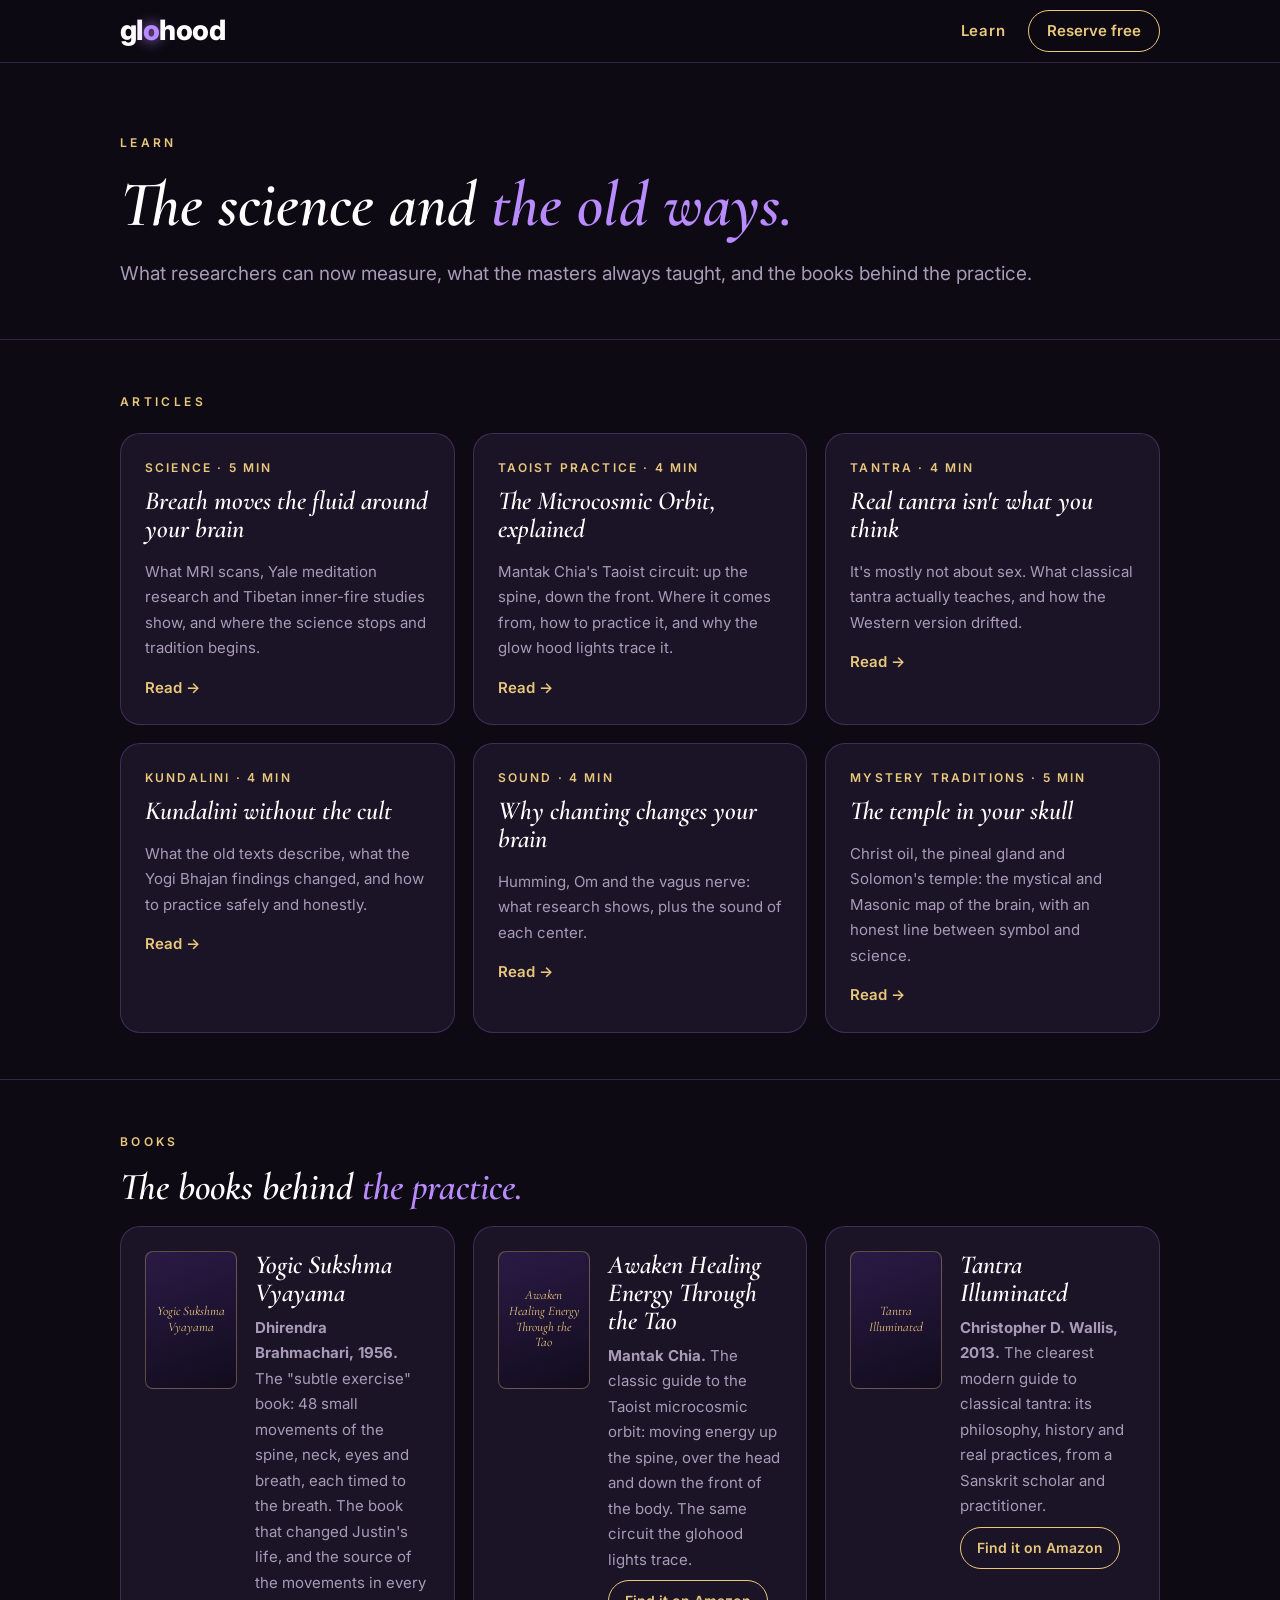
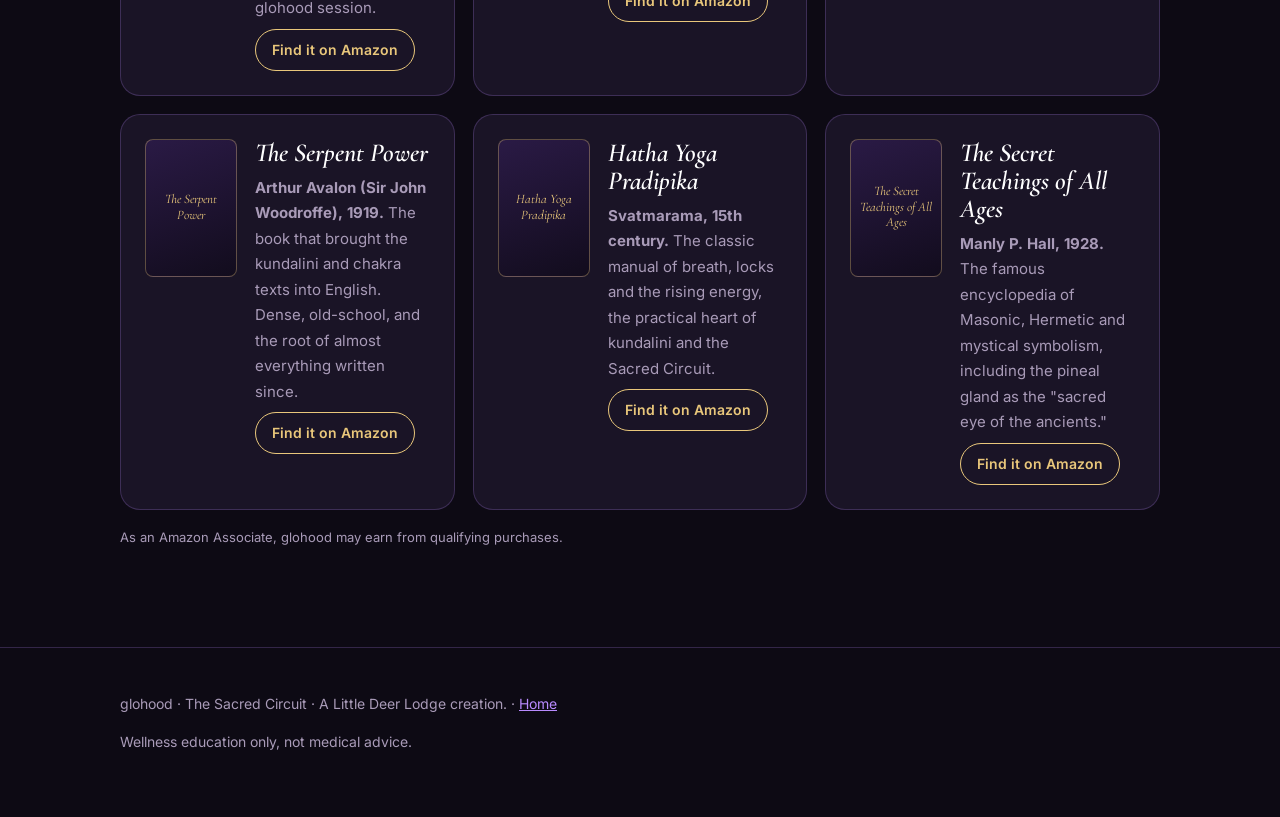
<file: learn/index.html>
<!DOCTYPE html>
<html lang="en">
<head><script>if(location.protocol==='http:'&&location.hostname==='glohood.com')location.replace('https:'+location.href.slice(5))</script>
<meta charset="utf-8">
<meta name="viewport" content="width=device-width, initial-scale=1">
<title>Learn · glohood</title>
<meta name="description" content="The science and the old traditions behind the Sacred Circuit: breath, kundalini, Taoist practice, tantra and meditation.">
<link rel="preconnect" href="https://fonts.googleapis.com">
<link rel="preconnect" href="https://fonts.gstatic.com" crossorigin>
<link href="https://fonts.googleapis.com/css2?family=Cormorant+Garamond:ital,wght@0,500;0,600;1,500;1,600&family=Inter:wght@400;500;600;800&display=swap" rel="stylesheet">
<link rel="stylesheet" href="/learn/learn.css">
</head>
<body>
<nav aria-label="Main">
  <div class="wrap">
    <a class="logo" href="/">gl<span class="o">o</span>hood</a>
    <div class="navr"><a class="navlink on" href="/learn/">Learn</a><a class="btn btn-gold" href="/#reserve">Reserve free</a></div>
  </div>
</nav>

<header class="top">
  <div class="wrap">
    <span class="eye">Learn</span>
    <h1>The science and <em>the old ways.</em></h1>
    <p class="lead">What researchers can now measure, what the masters always taught, and the books behind the practice.</p>
  </div>
</header>

<section>
  <div class="wrap">
    <span class="eye">Articles</span>
    <div class="grid" style="margin-top:18px">
      <a class="card" href="/learn/breath-moves-the-fluid/">
        <span class="eye" style="letter-spacing:.18em">Science · 5 min</span>
        <h3>Breath moves the fluid around your brain</h3>
        <p>What MRI scans, Yale meditation research and Tibetan inner-fire studies show, and where the science stops and tradition begins.</p>
        <span class="more">Read &rarr;</span>
      </a>
      <a class="card" href="/learn/microcosmic-orbit/">
        <span class="eye" style="letter-spacing:.18em">Taoist practice · 4 min</span>
        <h3>The Microcosmic Orbit, explained</h3>
        <p>Mantak Chia's Taoist circuit: up the spine, down the front. Where it comes from, how to practice it, and why the glow hood lights trace it.</p>
        <span class="more">Read &rarr;</span>
      </a>
      <a class="card" href="/learn/real-tantra/">
        <span class="eye" style="letter-spacing:.18em">Tantra · 4 min</span>
        <h3>Real tantra isn't what you think</h3>
        <p>It's mostly not about sex. What classical tantra actually teaches, and how the Western version drifted.</p>
        <span class="more">Read &rarr;</span>
      </a>
      <a class="card" href="/learn/kundalini-without-the-cult/">
        <span class="eye" style="letter-spacing:.18em">Kundalini · 4 min</span>
        <h3>Kundalini without the cult</h3>
        <p>What the old texts describe, what the Yogi Bhajan findings changed, and how to practice safely and honestly.</p>
        <span class="more">Read &rarr;</span>
      </a>
      <a class="card" href="/learn/why-chanting-changes-your-brain/">
        <span class="eye" style="letter-spacing:.18em">Sound · 4 min</span>
        <h3>Why chanting changes your brain</h3>
        <p>Humming, Om and the vagus nerve: what research shows, plus the sound of each center.</p>
        <span class="more">Read &rarr;</span>
      </a>
      <a class="card" href="/learn/the-temple-in-your-skull/">
        <span class="eye" style="letter-spacing:.18em">Mystery traditions · 5 min</span>
        <h3>The temple in your skull</h3>
        <p>Christ oil, the pineal gland and Solomon's temple: the mystical and Masonic map of the brain, with an honest line between symbol and science.</p>
        <span class="more">Read &rarr;</span>
      </a>
    </div>
  </div>
</section>

<section id="books" style="border-top:1px solid var(--line)">
  <div class="wrap">
    <span class="eye">Books</span>
    <h2 style="margin-top:12px">The books behind <em>the practice.</em></h2>
    <div class="grid" style="margin-top:18px">
      <div class="card book">
        <div class="cover">Yogic Sukshma Vyayama</div>
        <div>
          <h3>Yogic Sukshma Vyayama</h3>
          <p><strong>Dhirendra Brahmachari, 1956.</strong> The "subtle exercise" book: 48 small movements of the spine, neck, eyes and breath, each timed to the breath. The book that changed Justin's life, and the source of the movements in every glohood session.</p>
          <a class="buy" href="https://www.amazon.com/s?k=Yogic+Sukshma+Vyayama+Dhirendra+Brahmachari" target="_blank" rel="noopener sponsored">Find it on Amazon</a>
        </div>
      </div>
      <div class="card book">
        <div class="cover">Awaken Healing Energy Through the Tao</div>
        <div>
          <h3>Awaken Healing Energy Through the Tao</h3>
          <p><strong>Mantak Chia.</strong> The classic guide to the Taoist microcosmic orbit: moving energy up the spine, over the head and down the front of the body. The same circuit the glohood lights trace.</p>
          <a class="buy" href="https://www.amazon.com/s?k=Awaken+Healing+Energy+Through+the+Tao+Mantak+Chia" target="_blank" rel="noopener sponsored">Find it on Amazon</a>
        </div>
      </div>
      <div class="card book">
        <div class="cover">Tantra Illuminated</div>
        <div>
          <h3>Tantra Illuminated</h3>
          <p><strong>Christopher D. Wallis, 2013.</strong> The clearest modern guide to classical tantra: its philosophy, history and real practices, from a Sanskrit scholar and practitioner.</p>
          <a class="buy" href="https://www.amazon.com/s?k=Tantra+Illuminated+Christopher+Wallis" target="_blank" rel="noopener sponsored">Find it on Amazon</a>
        </div>
      </div>
      <div class="card book">
        <div class="cover">The Serpent Power</div>
        <div>
          <h3>The Serpent Power</h3>
          <p><strong>Arthur Avalon (Sir John Woodroffe), 1919.</strong> The book that brought the kundalini and chakra texts into English. Dense, old-school, and the root of almost everything written since.</p>
          <a class="buy" href="https://www.amazon.com/s?k=The+Serpent+Power+Arthur+Avalon" target="_blank" rel="noopener sponsored">Find it on Amazon</a>
        </div>
      </div>
      <div class="card book">
        <div class="cover">Hatha Yoga Pradipika</div>
        <div>
          <h3>Hatha Yoga Pradipika</h3>
          <p><strong>Svatmarama, 15th century.</strong> The classic manual of breath, locks and the rising energy, the practical heart of kundalini and the Sacred Circuit.</p>
          <a class="buy" href="https://www.amazon.com/s?k=Hatha+Yoga+Pradipika" target="_blank" rel="noopener sponsored">Find it on Amazon</a>
        </div>
      </div>
      <div class="card book">
        <div class="cover">The Secret Teachings of All Ages</div>
        <div>
          <h3>The Secret Teachings of All Ages</h3>
          <p><strong>Manly P. Hall, 1928.</strong> The famous encyclopedia of Masonic, Hermetic and mystical symbolism, including the pineal gland as the "sacred eye of the ancients."</p>
          <a class="buy" href="https://www.amazon.com/s?k=Secret+Teachings+of+All+Ages+Manly+Hall" target="_blank" rel="noopener sponsored">Find it on Amazon</a>
        </div>
      </div>
    </div>
    <p class="note" style="margin-top:16px">As an Amazon Associate, glohood may earn from qualifying purchases.</p>
  </div>
</section>

<footer>
  <div class="wrap">
    <p>glohood · The Sacred Circuit · A Little Deer Lodge creation. · <a href="/">Home</a></p>
    <p>Wellness education only, not medical advice.</p>
  </div>
</footer>
</body>
</html>
</file>
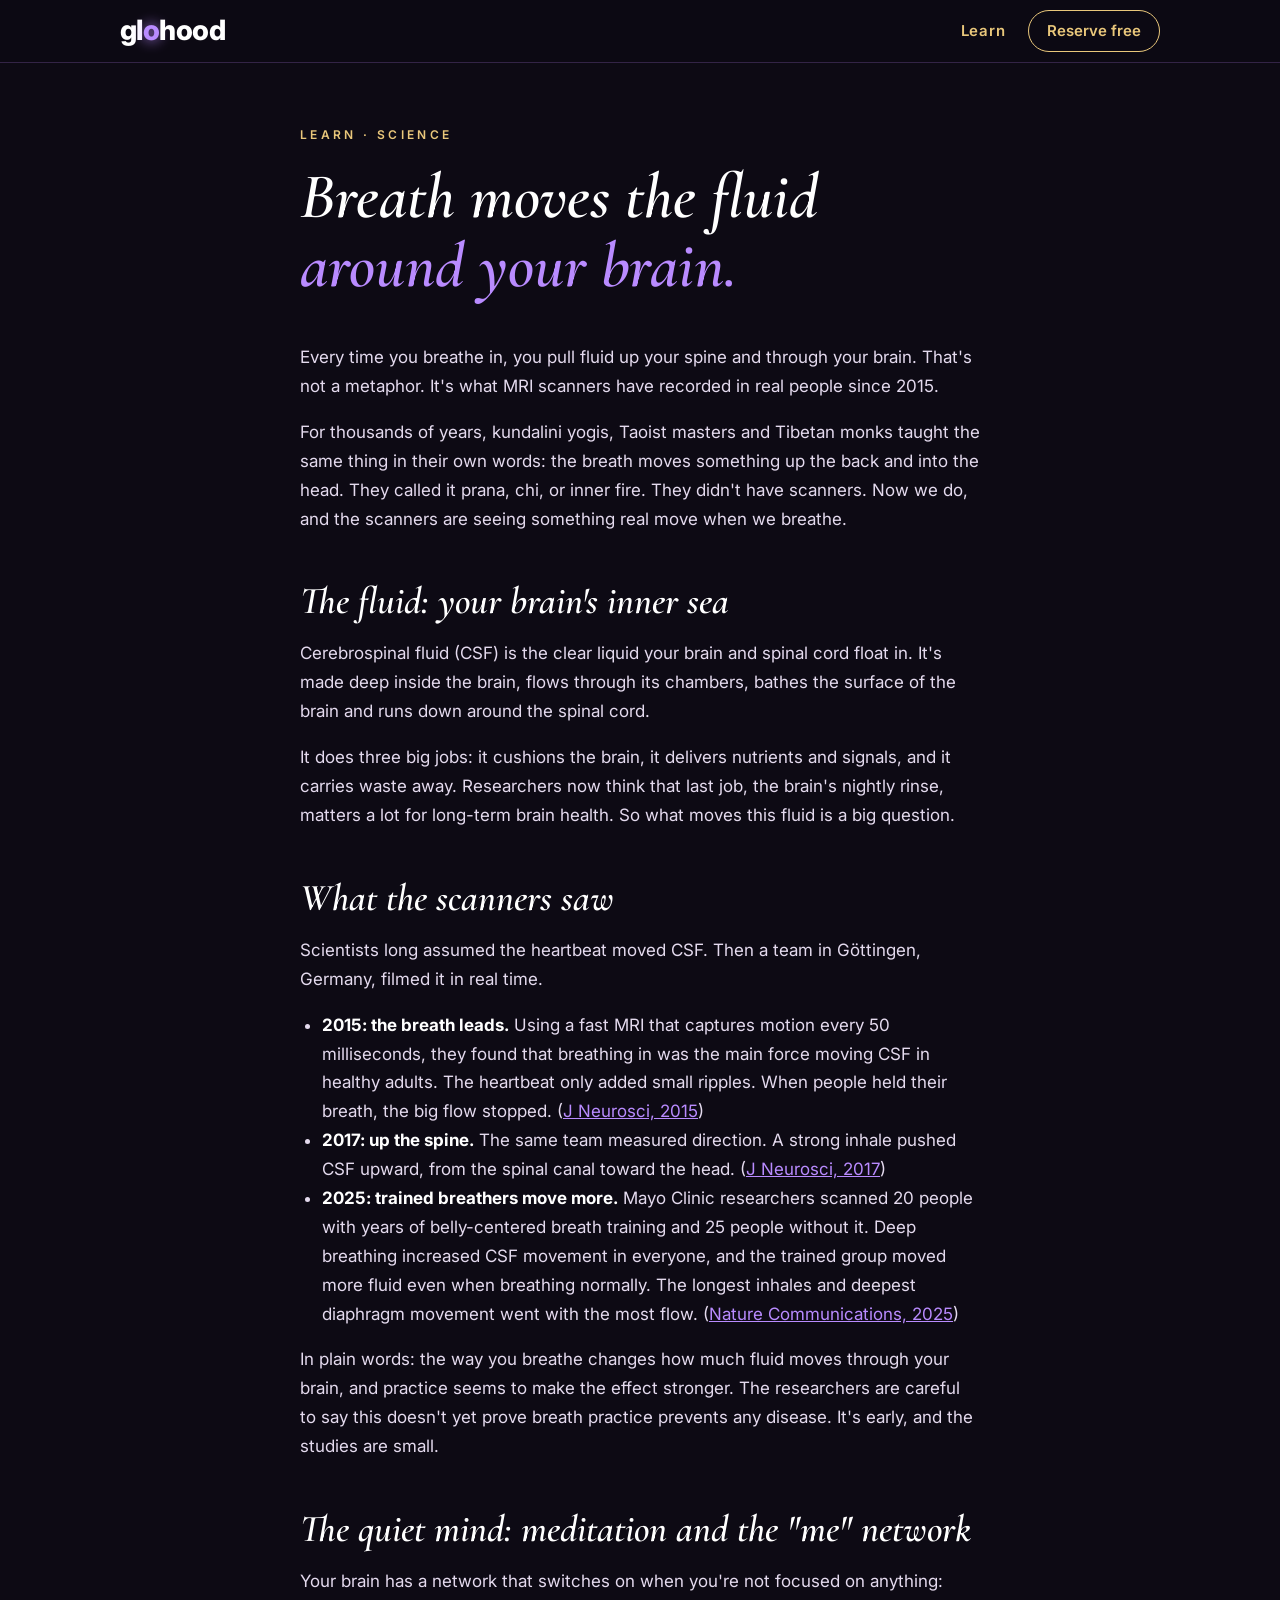
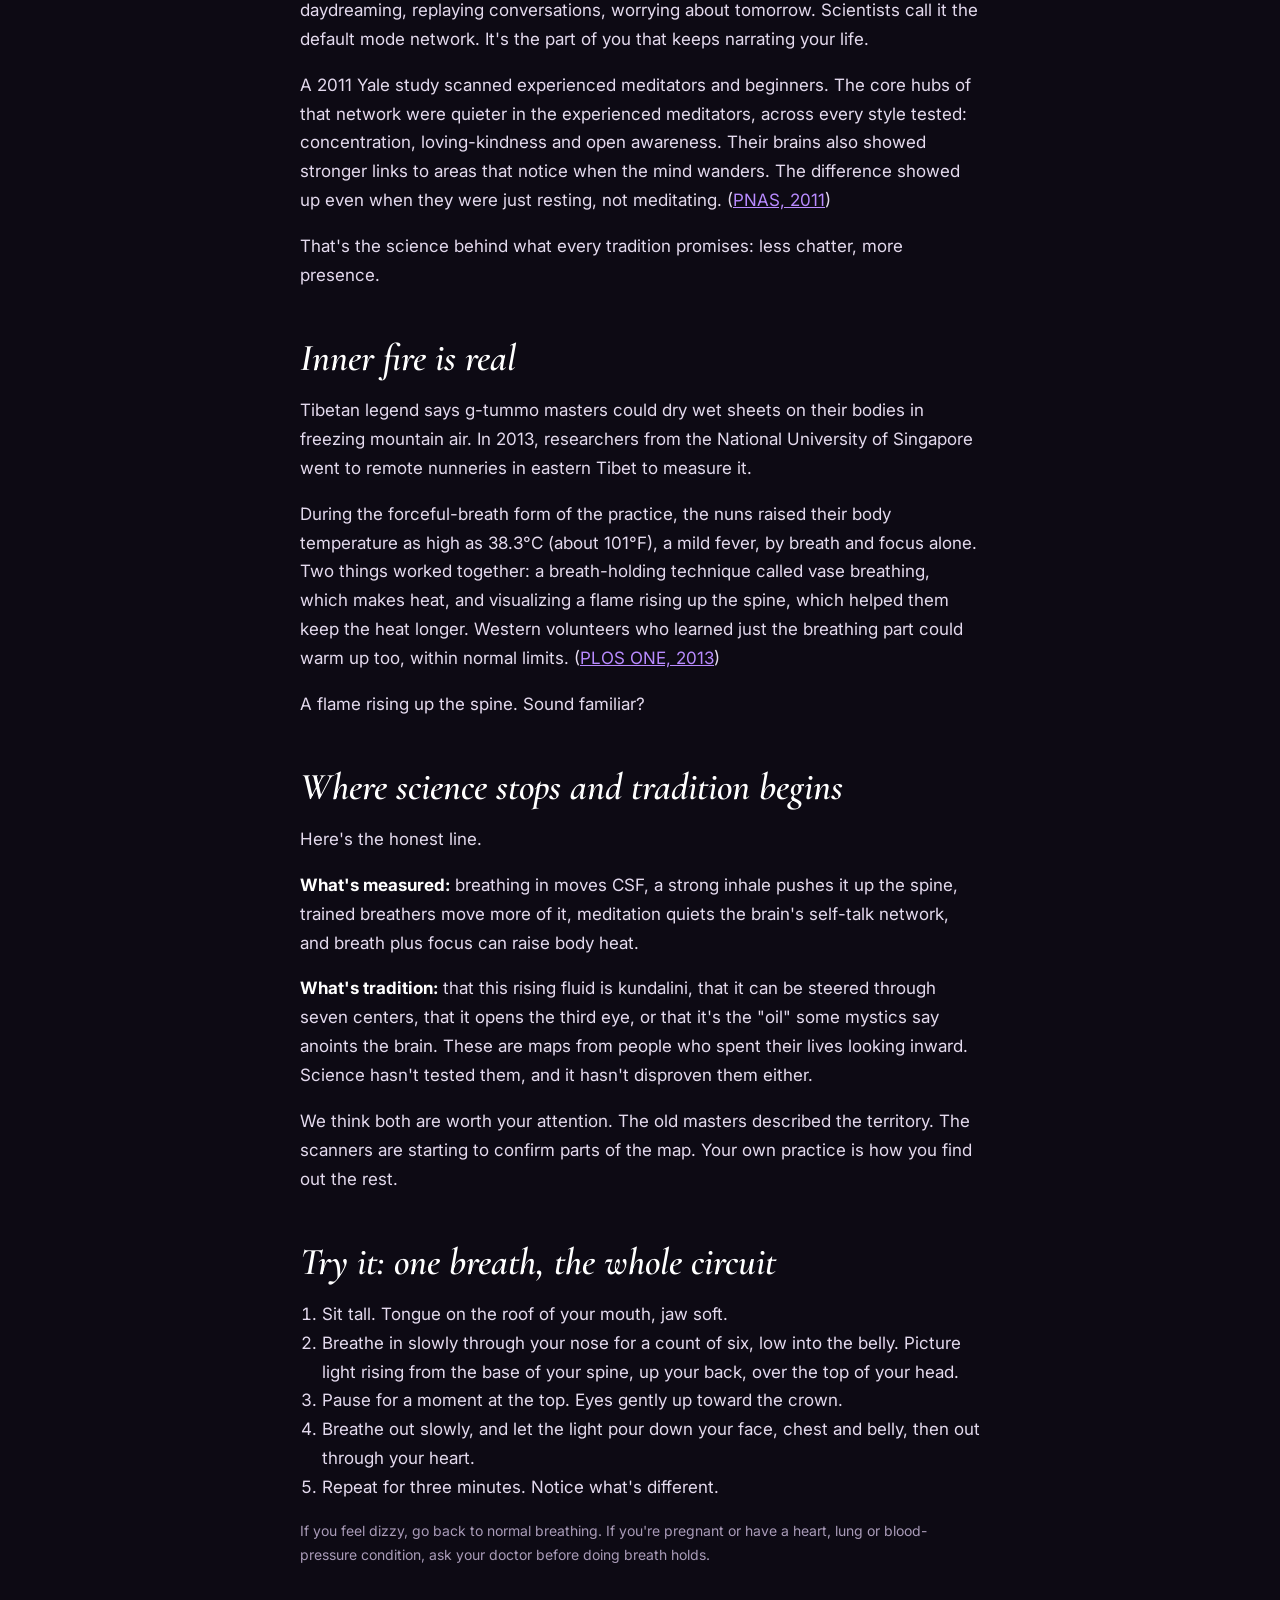
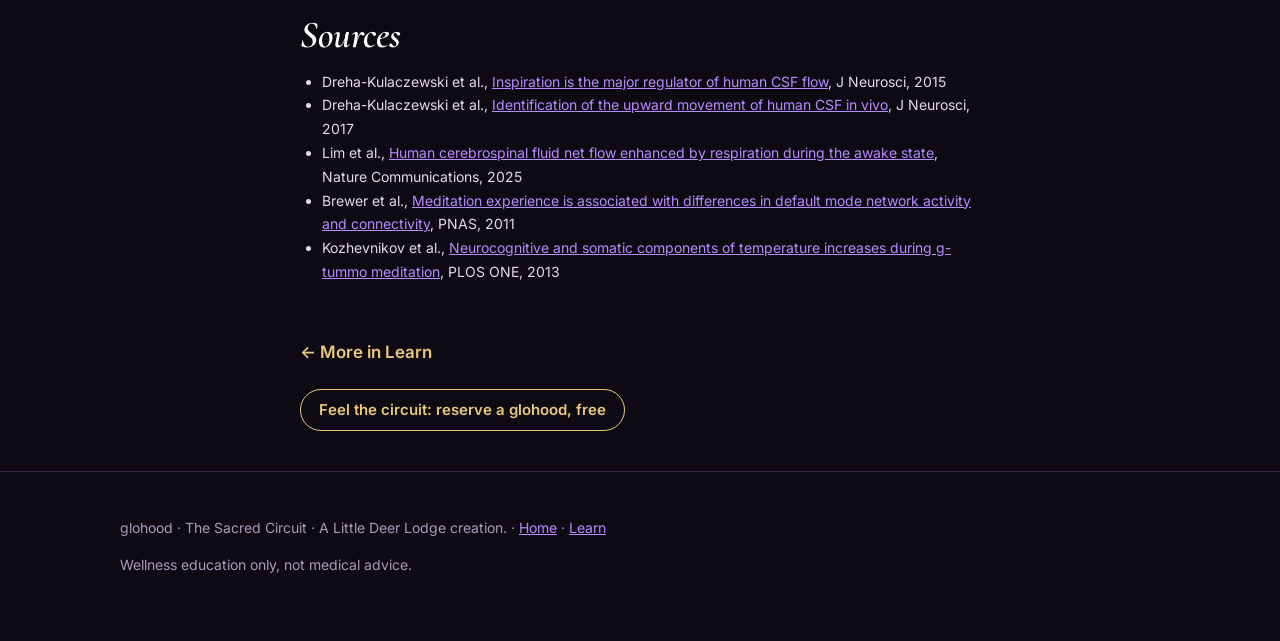
<file: learn/breath-moves-the-fluid/index.html>
<!DOCTYPE html>
<html lang="en">
<head><script>if(location.protocol==='http:'&&location.hostname==='glohood.com')location.replace('https:'+location.href.slice(5))</script>
<meta charset="utf-8">
<meta name="viewport" content="width=device-width, initial-scale=1">
<title>Breath Moves the Fluid Around Your Brain · glohood</title>
<meta name="description" content="Every time you breathe in, you pull fluid up your spine and through your brain. What MRI, meditation and inner-fire research show.">
<meta property="og:title" content="Breath Moves the Fluid Around Your Brain">
<meta property="og:description" content="What MRI scans now show about breath, the brain and the old masters' teachings.">
<link rel="preconnect" href="https://fonts.googleapis.com">
<link rel="preconnect" href="https://fonts.gstatic.com" crossorigin>
<link href="https://fonts.googleapis.com/css2?family=Cormorant+Garamond:ital,wght@0,500;0,600;1,500;1,600&family=Inter:wght@400;500;600;800&display=swap" rel="stylesheet">
<link rel="stylesheet" href="/learn/learn.css">
</head>
<body>
<nav aria-label="Main">
  <div class="wrap">
    <a class="logo" href="/">gl<span class="o">o</span>hood</a>
    <div class="navr"><a class="navlink on" href="/learn/">Learn</a><a class="btn btn-gold" href="/#reserve">Reserve free</a></div>
  </div>
</nav>

<article class="wrap narrow">
  <header style="padding:56px 0 10px">
    <a class="eye" href="/learn/" style="text-decoration:none">Learn &middot; Science</a>
    <h1>Breath moves the fluid <em>around your brain.</em></h1>
  </header>

  <p>Every time you breathe in, you pull fluid up your spine and through your brain. That's not a metaphor. It's what MRI scanners have recorded in real people since 2015.</p>
  <p>For thousands of years, kundalini yogis, Taoist masters and Tibetan monks taught the same thing in their own words: the breath moves something up the back and into the head. They called it prana, chi, or inner fire. They didn't have scanners. Now we do, and the scanners are seeing something real move when we breathe.</p>

  <h2>The fluid: your brain's inner sea</h2>
  <p>Cerebrospinal fluid (CSF) is the clear liquid your brain and spinal cord float in. It's made deep inside the brain, flows through its chambers, bathes the surface of the brain and runs down around the spinal cord.</p>
  <p>It does three big jobs: it cushions the brain, it delivers nutrients and signals, and it carries waste away. Researchers now think that last job, the brain's nightly rinse, matters a lot for long-term brain health. So what moves this fluid is a big question.</p>

  <h2>What the scanners saw</h2>
  <p>Scientists long assumed the heartbeat moved CSF. Then a team in Göttingen, Germany, filmed it in real time.</p>
  <ul>
    <li><strong>2015: the breath leads.</strong> Using a fast MRI that captures motion every 50 milliseconds, they found that breathing in was the main force moving CSF in healthy adults. The heartbeat only added small ripples. When people held their breath, the big flow stopped. (<a href="https://pubmed.ncbi.nlm.nih.gov/25673843/" target="_blank" rel="noopener">J Neurosci, 2015</a>)</li>
    <li><strong>2017: up the spine.</strong> The same team measured direction. A strong inhale pushed CSF upward, from the spinal canal toward the head. (<a href="https://pmc.ncbi.nlm.nih.gov/articles/PMC6596847" target="_blank" rel="noopener">J Neurosci, 2017</a>)</li>
    <li><strong>2025: trained breathers move more.</strong> Mayo Clinic researchers scanned 20 people with years of belly-centered breath training and 25 people without it. Deep breathing increased CSF movement in everyone, and the trained group moved more fluid even when breathing normally. The longest inhales and deepest diaphragm movement went with the most flow. (<a href="https://www.ncbi.nlm.nih.gov/pmc/articles/PMC12749403/" target="_blank" rel="noopener">Nature Communications, 2025</a>)</li>
  </ul>
  <p>In plain words: the way you breathe changes how much fluid moves through your brain, and practice seems to make the effect stronger. The researchers are careful to say this doesn't yet prove breath practice prevents any disease. It's early, and the studies are small.</p>

  <h2>The quiet mind: meditation and the "me" network</h2>
  <p>Your brain has a network that switches on when you're not focused on anything: daydreaming, replaying conversations, worrying about tomorrow. Scientists call it the default mode network. It's the part of you that keeps narrating your life.</p>
  <p>A 2011 Yale study scanned experienced meditators and beginners. The core hubs of that network were quieter in the experienced meditators, across every style tested: concentration, loving-kindness and open awareness. Their brains also showed stronger links to areas that notice when the mind wanders. The difference showed up even when they were just resting, not meditating. (<a href="https://ui.adsabs.harvard.edu/abs/2011PNAS..10820254B" target="_blank" rel="noopener">PNAS, 2011</a>)</p>
  <p>That's the science behind what every tradition promises: less chatter, more presence.</p>

  <h2>Inner fire is real</h2>
  <p>Tibetan legend says g-tummo masters could dry wet sheets on their bodies in freezing mountain air. In 2013, researchers from the National University of Singapore went to remote nunneries in eastern Tibet to measure it.</p>
  <p>During the forceful-breath form of the practice, the nuns raised their body temperature as high as 38.3°C (about 101°F), a mild fever, by breath and focus alone. Two things worked together: a breath-holding technique called vase breathing, which makes heat, and visualizing a flame rising up the spine, which helped them keep the heat longer. Western volunteers who learned just the breathing part could warm up too, within normal limits. (<a href="https://doi.org/10.1371/journal.pone.0058244" target="_blank" rel="noopener">PLOS ONE, 2013</a>)</p>
  <p>A flame rising up the spine. Sound familiar?</p>

  <h2>Where science stops and tradition begins</h2>
  <p>Here's the honest line.</p>
  <p><strong>What's measured:</strong> breathing in moves CSF, a strong inhale pushes it up the spine, trained breathers move more of it, meditation quiets the brain's self-talk network, and breath plus focus can raise body heat.</p>
  <p><strong>What's tradition:</strong> that this rising fluid is kundalini, that it can be steered through seven centers, that it opens the third eye, or that it's the "oil" some mystics say anoints the brain. These are maps from people who spent their lives looking inward. Science hasn't tested them, and it hasn't disproven them either.</p>
  <p>We think both are worth your attention. The old masters described the territory. The scanners are starting to confirm parts of the map. Your own practice is how you find out the rest.</p>

  <h2>Try it: one breath, the whole circuit</h2>
  <ol>
    <li>Sit tall. Tongue on the roof of your mouth, jaw soft.</li>
    <li>Breathe in slowly through your nose for a count of six, low into the belly. Picture light rising from the base of your spine, up your back, over the top of your head.</li>
    <li>Pause for a moment at the top. Eyes gently up toward the crown.</li>
    <li>Breathe out slowly, and let the light pour down your face, chest and belly, then out through your heart.</li>
    <li>Repeat for three minutes. Notice what's different.</li>
  </ol>
  <p class="cite">If you feel dizzy, go back to normal breathing. If you're pregnant or have a heart, lung or blood-pressure condition, ask your doctor before doing breath holds.</p>

  <h2>Sources</h2>
  <ul class="cite">
    <li>Dreha-Kulaczewski et al., <a href="https://pubmed.ncbi.nlm.nih.gov/25673843/" target="_blank" rel="noopener">Inspiration is the major regulator of human CSF flow</a>, J Neurosci, 2015</li>
    <li>Dreha-Kulaczewski et al., <a href="https://pmc.ncbi.nlm.nih.gov/articles/PMC6596847" target="_blank" rel="noopener">Identification of the upward movement of human CSF in vivo</a>, J Neurosci, 2017</li>
    <li>Lim et al., <a href="https://www.ncbi.nlm.nih.gov/pmc/articles/PMC12749403/" target="_blank" rel="noopener">Human cerebrospinal fluid net flow enhanced by respiration during the awake state</a>, Nature Communications, 2025</li>
    <li>Brewer et al., <a href="https://ui.adsabs.harvard.edu/abs/2011PNAS..10820254B" target="_blank" rel="noopener">Meditation experience is associated with differences in default mode network activity and connectivity</a>, PNAS, 2011</li>
    <li>Kozhevnikov et al., <a href="https://doi.org/10.1371/journal.pone.0058244" target="_blank" rel="noopener">Neurocognitive and somatic components of temperature increases during g-tummo meditation</a>, PLOS ONE, 2013</li>
  </ul>

  <a class="back" href="/learn/">&larr; More in Learn</a>
  <p style="margin-top:22px"><a class="btn btn-gold" href="/#reserve">Feel the circuit: reserve a glohood, free</a></p>
</article>

<footer>
  <div class="wrap">
    <p>glohood · The Sacred Circuit · A Little Deer Lodge creation. · <a href="/">Home</a> · <a href="/learn/">Learn</a></p>
    <p>Wellness education only, not medical advice.</p>
  </div>
</footer>
</body>
</html>
</file>
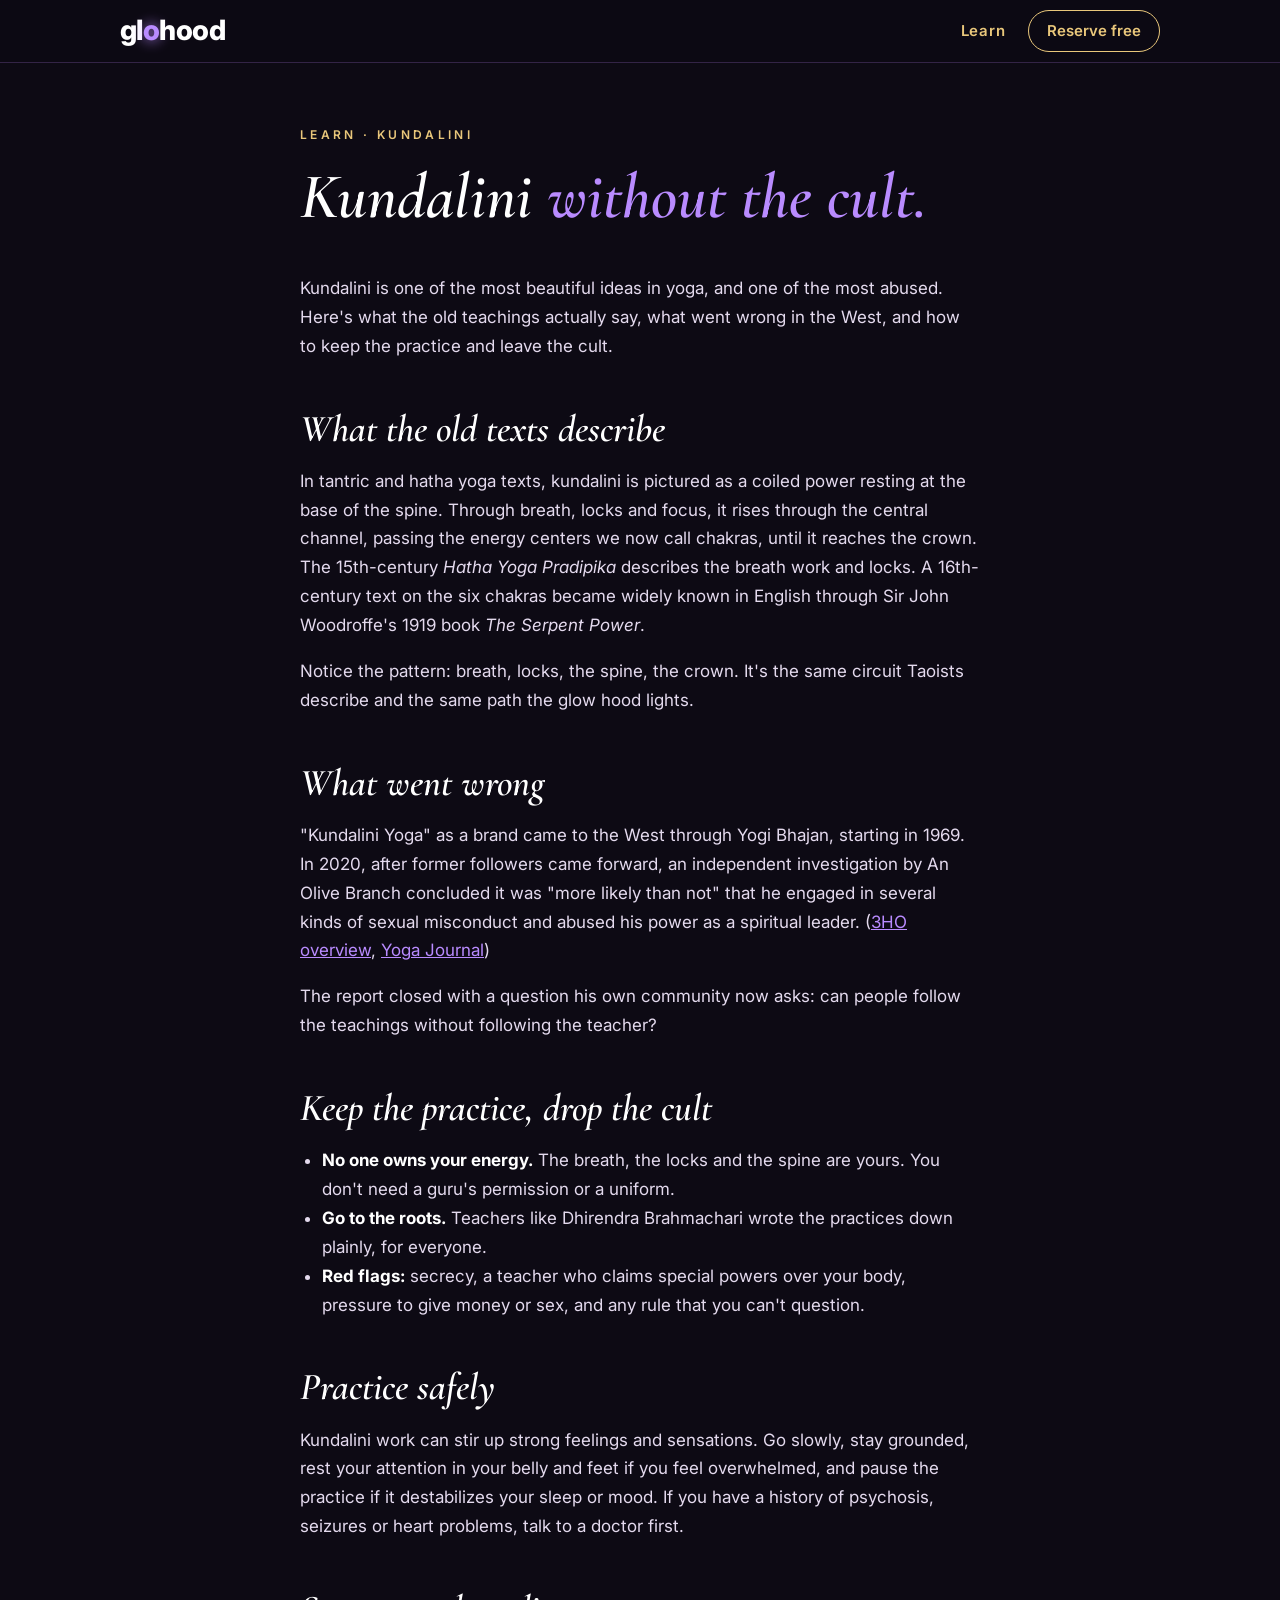
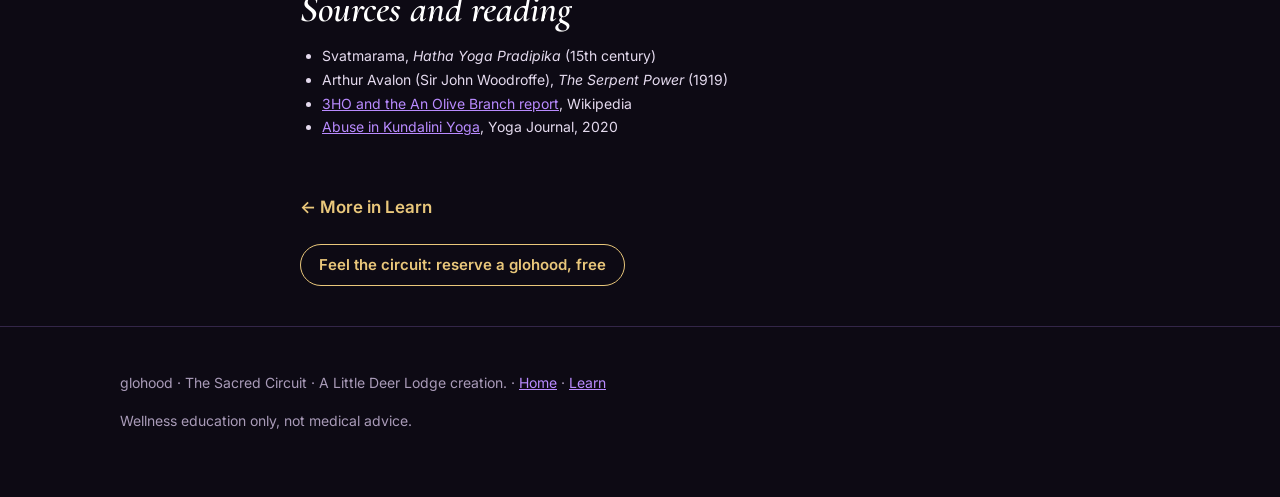
<file: learn/kundalini-without-the-cult/index.html>
<!DOCTYPE html>
<html lang="en">
<head><script>if(location.protocol==='http:'&&location.hostname==='glohood.com')location.replace('https:'+location.href.slice(5))</script>
<meta charset="utf-8">
<meta name="viewport" content="width=device-width, initial-scale=1">
<title>Kundalini Without the Cult · glohood</title>
<meta name="description" content="What the old texts actually say about kundalini, what the Yogi Bhajan findings changed, and how to practice safely and honestly today.">
<meta property="og:title" content="Kundalini Without the Cult">
<meta property="og:description" content="What the old texts actually say about kundalini, what the Yogi Bhajan findings changed, and how to practice safely and honestly today.">
<link rel="preconnect" href="https://fonts.googleapis.com">
<link rel="preconnect" href="https://fonts.gstatic.com" crossorigin>
<link href="https://fonts.googleapis.com/css2?family=Cormorant+Garamond:ital,wght@0,500;0,600;1,500;1,600&family=Inter:wght@400;500;600;800&display=swap" rel="stylesheet">
<link rel="stylesheet" href="/learn/learn.css">
</head>
<body>
<nav aria-label="Main">
  <div class="wrap">
    <a class="logo" href="/">gl<span class="o">o</span>hood</a>
    <div class="navr"><a class="navlink on" href="/learn/">Learn</a><a class="btn btn-gold" href="/#reserve">Reserve free</a></div>
  </div>
</nav>
<article class="wrap narrow">
  <header style="padding:56px 0 10px">
    <a class="eye" href="/learn/" style="text-decoration:none">Learn &middot; Kundalini</a>
    <h1>Kundalini <em>without the cult.</em></h1>
  </header>

  <p>Kundalini is one of the most beautiful ideas in yoga, and one of the most abused. Here's what the old teachings actually say, what went wrong in the West, and how to keep the practice and leave the cult.</p>

  <h2>What the old texts describe</h2>
  <p>In tantric and hatha yoga texts, kundalini is pictured as a coiled power resting at the base of the spine. Through breath, locks and focus, it rises through the central channel, passing the energy centers we now call chakras, until it reaches the crown. The 15th-century <em>Hatha Yoga Pradipika</em> describes the breath work and locks. A 16th-century text on the six chakras became widely known in English through Sir John Woodroffe's 1919 book <em>The Serpent Power</em>.</p>
  <p>Notice the pattern: breath, locks, the spine, the crown. It's the same circuit Taoists describe and the same path the glow hood lights.</p>

  <h2>What went wrong</h2>
  <p>"Kundalini Yoga" as a brand came to the West through Yogi Bhajan, starting in 1969. In 2020, after former followers came forward, an independent investigation by An Olive Branch concluded it was "more likely than not" that he engaged in several kinds of sexual misconduct and abused his power as a spiritual leader. (<a href="https://en.wikipedia.org/wiki/3HO" target="_blank" rel="noopener">3HO overview</a>, <a href="https://www.yogajournal.com/yoga-101/types-of-yoga/kundalini/abuse-in-kundalini-yoga/" target="_blank" rel="noopener">Yoga Journal</a>)</p>
  <p>The report closed with a question his own community now asks: can people follow the teachings without following the teacher?</p>

  <h2>Keep the practice, drop the cult</h2>
  <ul>
    <li><strong>No one owns your energy.</strong> The breath, the locks and the spine are yours. You don't need a guru's permission or a uniform.</li>
    <li><strong>Go to the roots.</strong> Teachers like Dhirendra Brahmachari wrote the practices down plainly, for everyone.</li>
    <li><strong>Red flags:</strong> secrecy, a teacher who claims special powers over your body, pressure to give money or sex, and any rule that you can't question.</li>
  </ul>

  <h2>Practice safely</h2>
  <p>Kundalini work can stir up strong feelings and sensations. Go slowly, stay grounded, rest your attention in your belly and feet if you feel overwhelmed, and pause the practice if it destabilizes your sleep or mood. If you have a history of psychosis, seizures or heart problems, talk to a doctor first.</p>

  <h2>Sources and reading</h2>
  <ul class="cite">
    <li>Svatmarama, <em>Hatha Yoga Pradipika</em> (15th century)</li>
    <li>Arthur Avalon (Sir John Woodroffe), <em>The Serpent Power</em> (1919)</li>
    <li><a href="https://en.wikipedia.org/wiki/3HO" target="_blank" rel="noopener">3HO and the An Olive Branch report</a>, Wikipedia</li>
    <li><a href="https://www.yogajournal.com/yoga-101/types-of-yoga/kundalini/abuse-in-kundalini-yoga/" target="_blank" rel="noopener">Abuse in Kundalini Yoga</a>, Yoga Journal, 2020</li>
  </ul>

  <a class="back" href="/learn/">&larr; More in Learn</a>
  <p style="margin-top:22px"><a class="btn btn-gold" href="/#reserve">Feel the circuit: reserve a glohood, free</a></p>
</article>
<footer>
  <div class="wrap">
    <p>glohood · The Sacred Circuit · A Little Deer Lodge creation. · <a href="/">Home</a> · <a href="/learn/">Learn</a></p>
    <p>Wellness education only, not medical advice.</p>
  </div>
</footer>
</body>
</html>
</file>
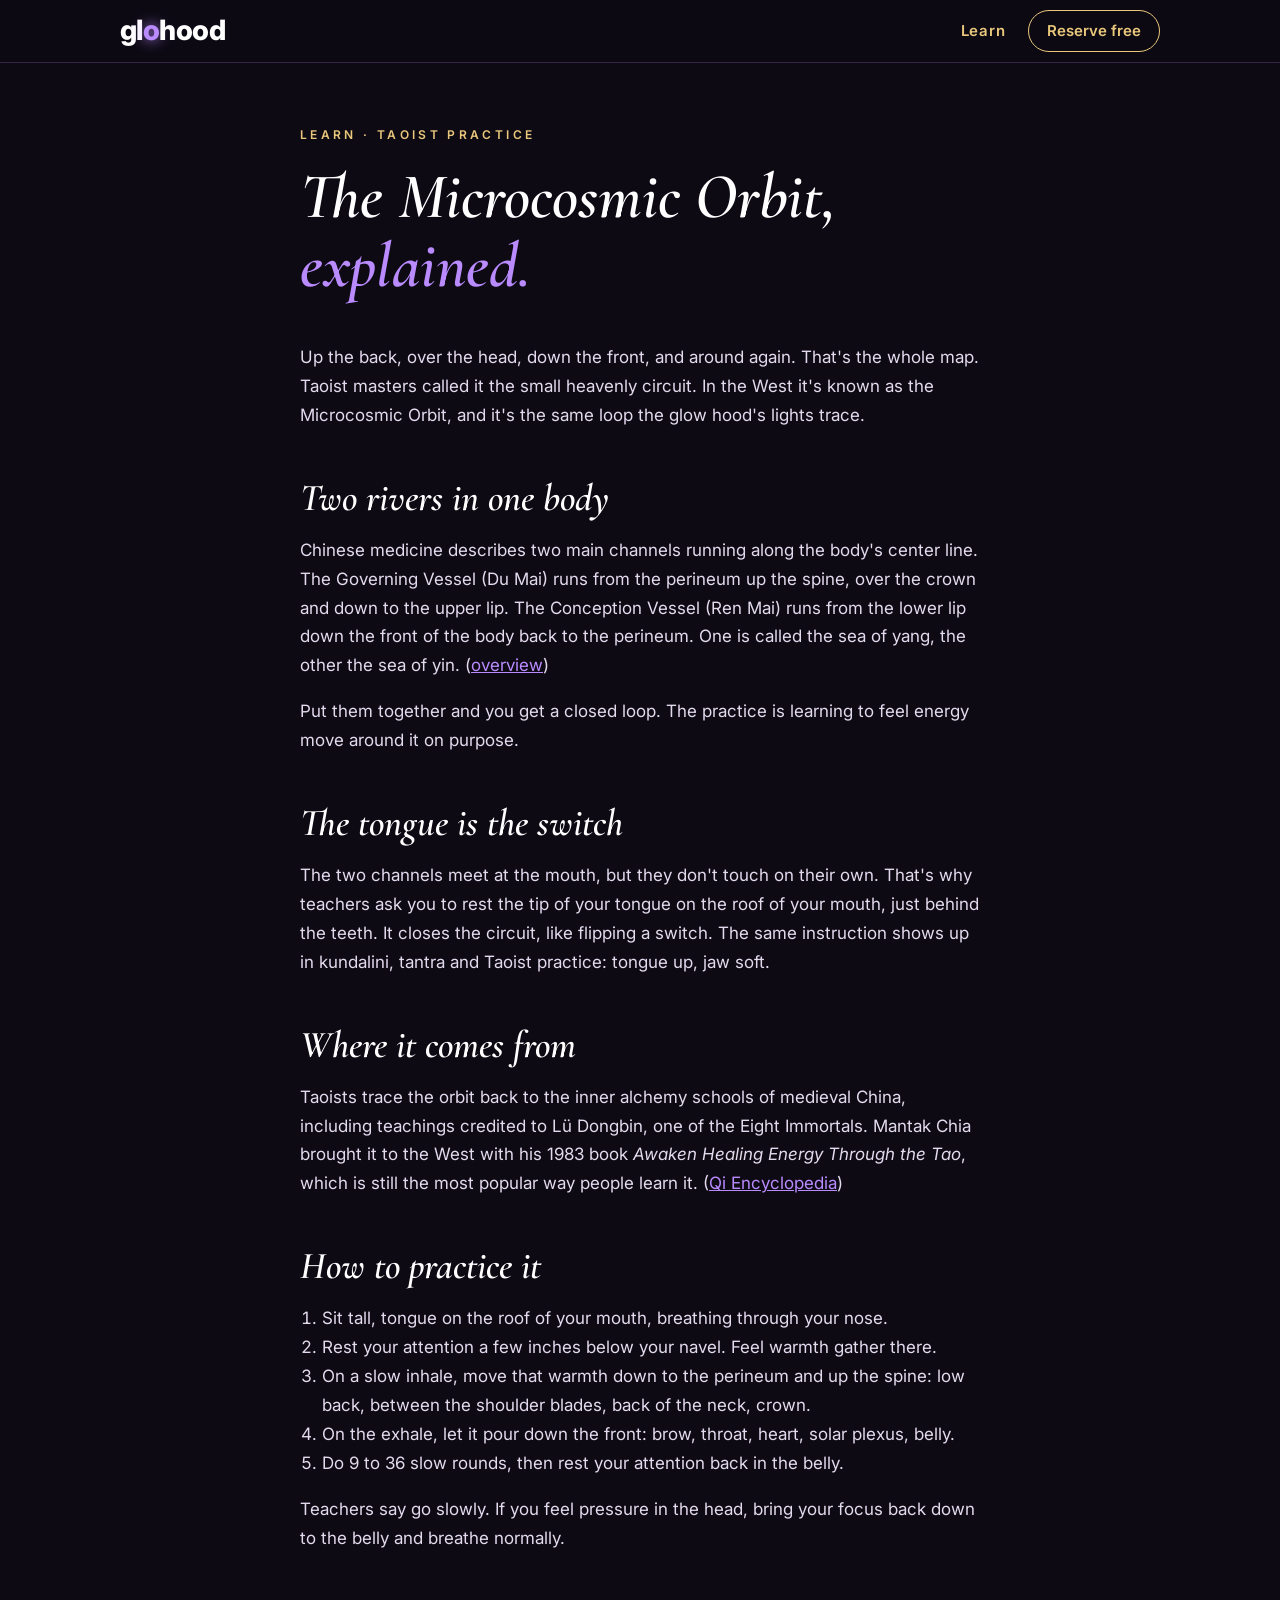
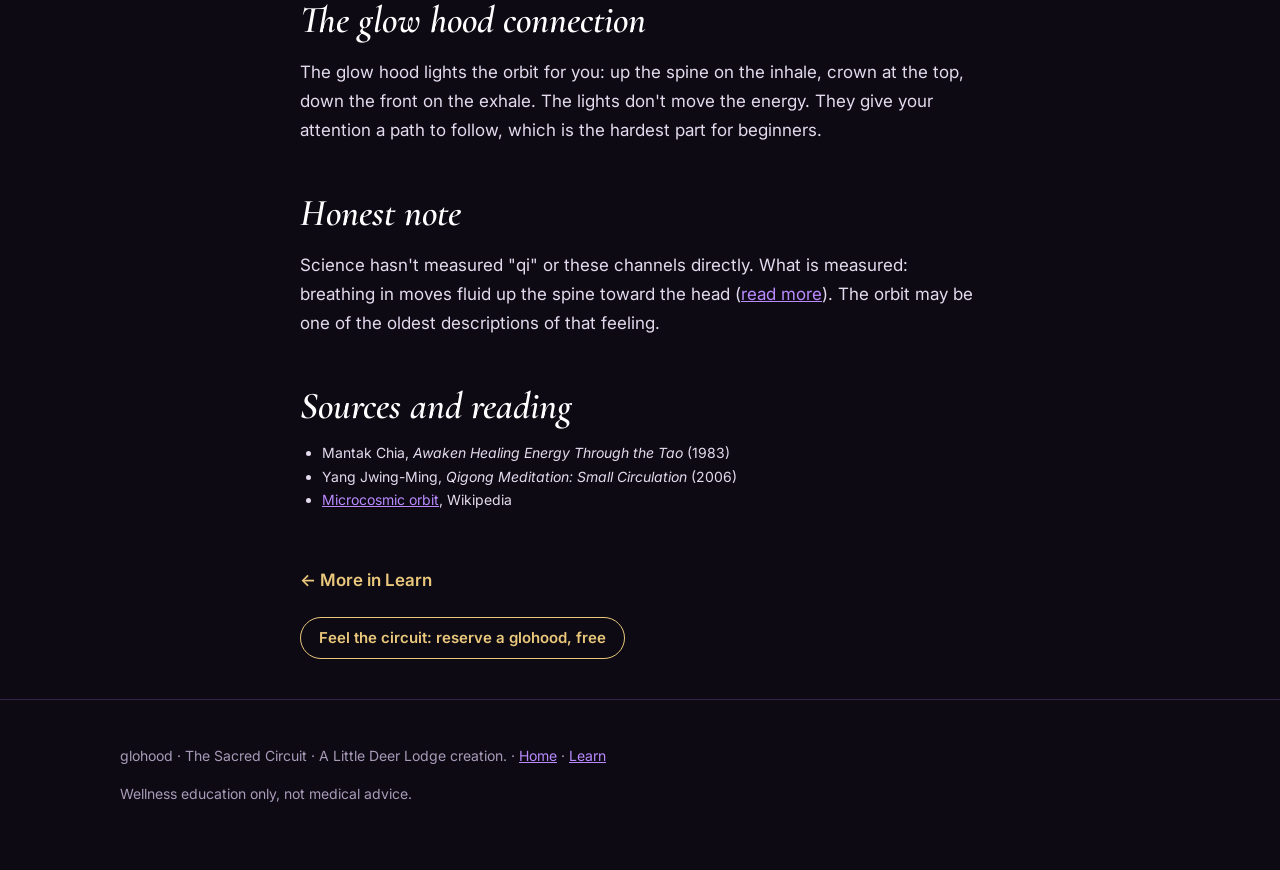
<file: learn/microcosmic-orbit/index.html>
<!DOCTYPE html>
<html lang="en">
<head><script>if(location.protocol==='http:'&&location.hostname==='glohood.com')location.replace('https:'+location.href.slice(5))</script>
<meta charset="utf-8">
<meta name="viewport" content="width=device-width, initial-scale=1">
<title>The Microcosmic Orbit, Explained · glohood</title>
<meta name="description" content="The Taoist circuit that runs energy up the spine and down the front: where it comes from, how to practice it, and why it&#x27;s the path the glow hood lights trace.">
<meta property="og:title" content="The Microcosmic Orbit, Explained">
<meta property="og:description" content="The Taoist circuit that runs energy up the spine and down the front: where it comes from, how to practice it, and why it&#x27;s the path the glow hood lights trace.">
<link rel="preconnect" href="https://fonts.googleapis.com">
<link rel="preconnect" href="https://fonts.gstatic.com" crossorigin>
<link href="https://fonts.googleapis.com/css2?family=Cormorant+Garamond:ital,wght@0,500;0,600;1,500;1,600&family=Inter:wght@400;500;600;800&display=swap" rel="stylesheet">
<link rel="stylesheet" href="/learn/learn.css">
</head>
<body>
<nav aria-label="Main">
  <div class="wrap">
    <a class="logo" href="/">gl<span class="o">o</span>hood</a>
    <div class="navr"><a class="navlink on" href="/learn/">Learn</a><a class="btn btn-gold" href="/#reserve">Reserve free</a></div>
  </div>
</nav>
<article class="wrap narrow">
  <header style="padding:56px 0 10px">
    <a class="eye" href="/learn/" style="text-decoration:none">Learn &middot; Taoist practice</a>
    <h1>The Microcosmic Orbit, <em>explained.</em></h1>
  </header>

  <p>Up the back, over the head, down the front, and around again. That's the whole map. Taoist masters called it the small heavenly circuit. In the West it's known as the Microcosmic Orbit, and it's the same loop the glow hood's lights trace.</p>

  <h2>Two rivers in one body</h2>
  <p>Chinese medicine describes two main channels running along the body's center line. The Governing Vessel (Du Mai) runs from the perineum up the spine, over the crown and down to the upper lip. The Conception Vessel (Ren Mai) runs from the lower lip down the front of the body back to the perineum. One is called the sea of yang, the other the sea of yin. (<a href="https://en.wikipedia.org/wiki/Microcosmic_orbit" target="_blank" rel="noopener">overview</a>)</p>
  <p>Put them together and you get a closed loop. The practice is learning to feel energy move around it on purpose.</p>

  <h2>The tongue is the switch</h2>
  <p>The two channels meet at the mouth, but they don't touch on their own. That's why teachers ask you to rest the tip of your tongue on the roof of your mouth, just behind the teeth. It closes the circuit, like flipping a switch. The same instruction shows up in kundalini, tantra and Taoist practice: tongue up, jaw soft.</p>

  <h2>Where it comes from</h2>
  <p>Taoists trace the orbit back to the inner alchemy schools of medieval China, including teachings credited to Lü Dongbin, one of the Eight Immortals. Mantak Chia brought it to the West with his 1983 book <em>Awaken Healing Energy Through the Tao</em>, which is still the most popular way people learn it. (<a href="https://qi-encyclopedia.com/article.php?id=163" target="_blank" rel="noopener">Qi Encyclopedia</a>)</p>

  <h2>How to practice it</h2>
  <ol>
    <li>Sit tall, tongue on the roof of your mouth, breathing through your nose.</li>
    <li>Rest your attention a few inches below your navel. Feel warmth gather there.</li>
    <li>On a slow inhale, move that warmth down to the perineum and up the spine: low back, between the shoulder blades, back of the neck, crown.</li>
    <li>On the exhale, let it pour down the front: brow, throat, heart, solar plexus, belly.</li>
    <li>Do 9 to 36 slow rounds, then rest your attention back in the belly.</li>
  </ol>
  <p>Teachers say go slowly. If you feel pressure in the head, bring your focus back down to the belly and breathe normally.</p>

  <h2>The glow hood connection</h2>
  <p>The glow hood lights the orbit for you: up the spine on the inhale, crown at the top, down the front on the exhale. The lights don't move the energy. They give your attention a path to follow, which is the hardest part for beginners.</p>

  <h2>Honest note</h2>
  <p>Science hasn't measured "qi" or these channels directly. What is measured: breathing in moves fluid up the spine toward the head (<a href="/learn/breath-moves-the-fluid/">read more</a>). The orbit may be one of the oldest descriptions of that feeling.</p>

  <h2>Sources and reading</h2>
  <ul class="cite">
    <li>Mantak Chia, <em>Awaken Healing Energy Through the Tao</em> (1983)</li>
    <li>Yang Jwing-Ming, <em>Qigong Meditation: Small Circulation</em> (2006)</li>
    <li><a href="https://en.wikipedia.org/wiki/Microcosmic_orbit" target="_blank" rel="noopener">Microcosmic orbit</a>, Wikipedia</li>
  </ul>

  <a class="back" href="/learn/">&larr; More in Learn</a>
  <p style="margin-top:22px"><a class="btn btn-gold" href="/#reserve">Feel the circuit: reserve a glohood, free</a></p>
</article>
<footer>
  <div class="wrap">
    <p>glohood · The Sacred Circuit · A Little Deer Lodge creation. · <a href="/">Home</a> · <a href="/learn/">Learn</a></p>
    <p>Wellness education only, not medical advice.</p>
  </div>
</footer>
</body>
</html>
</file>
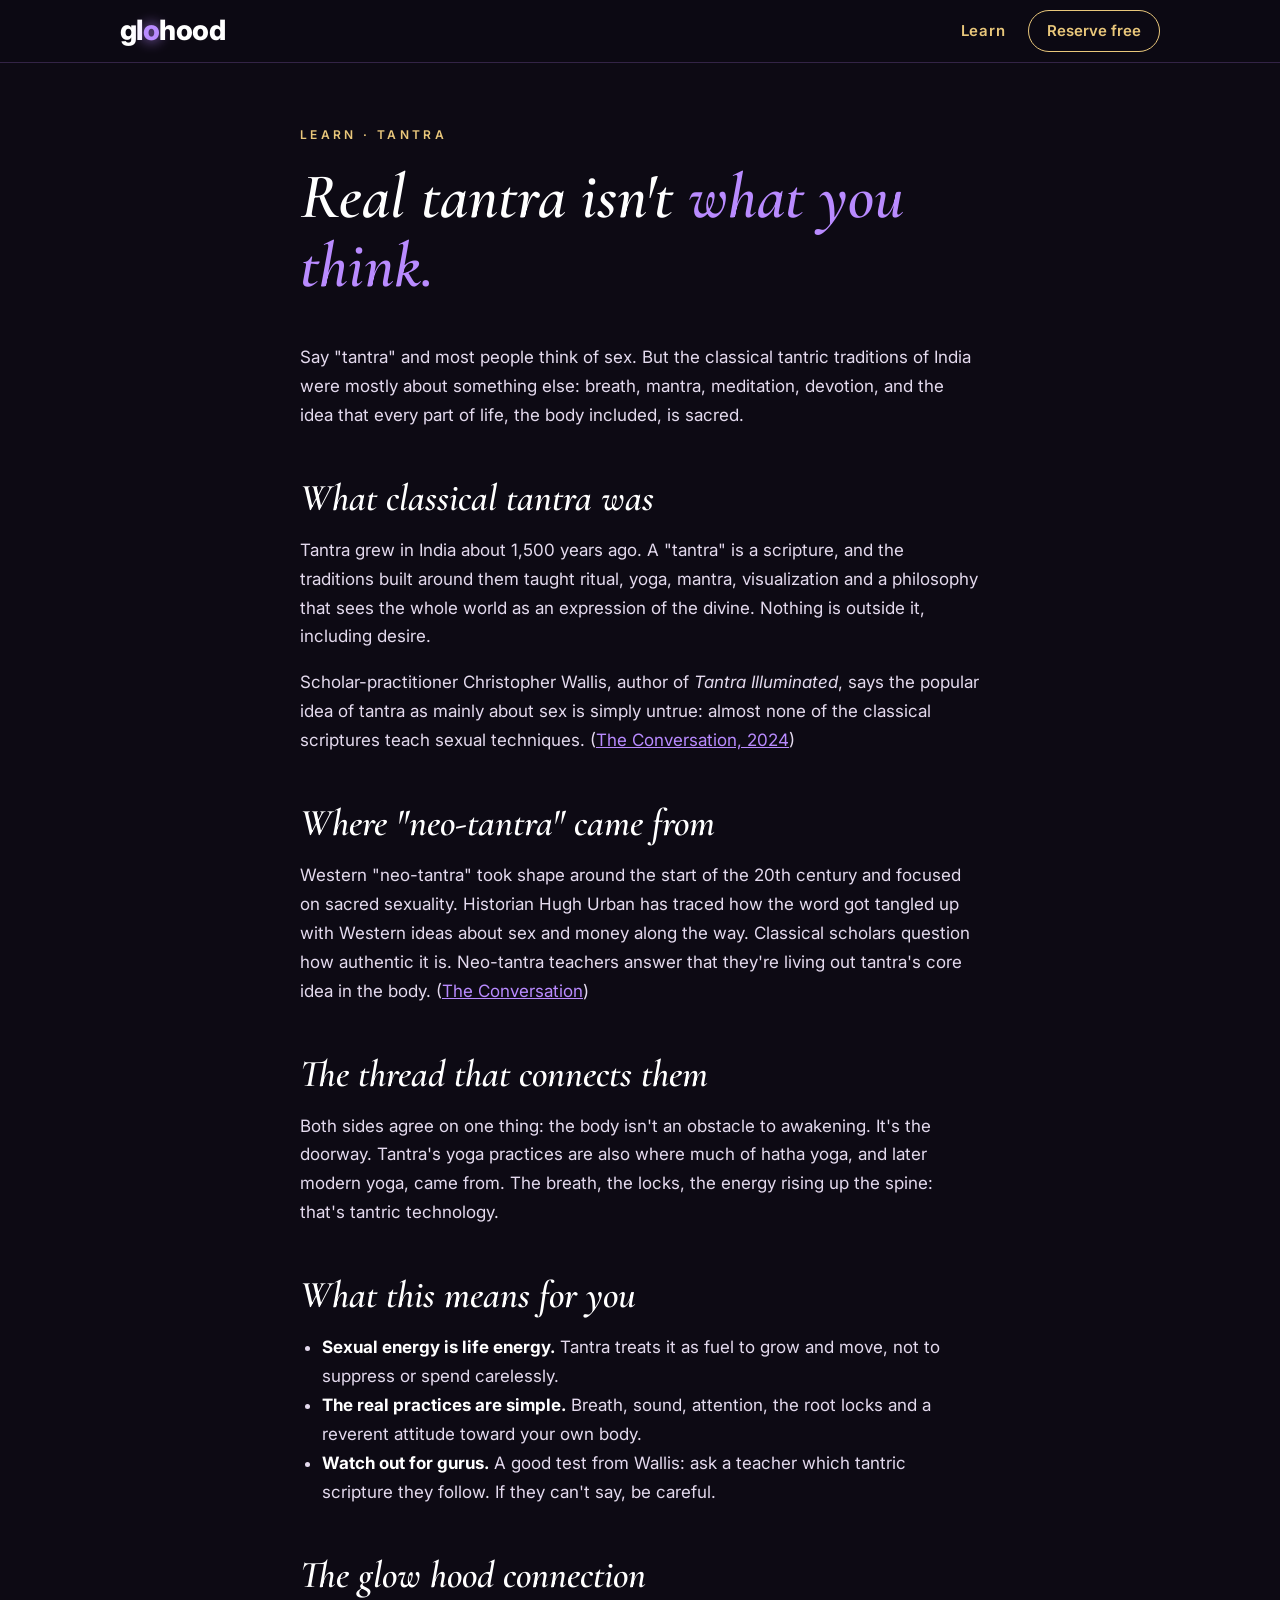
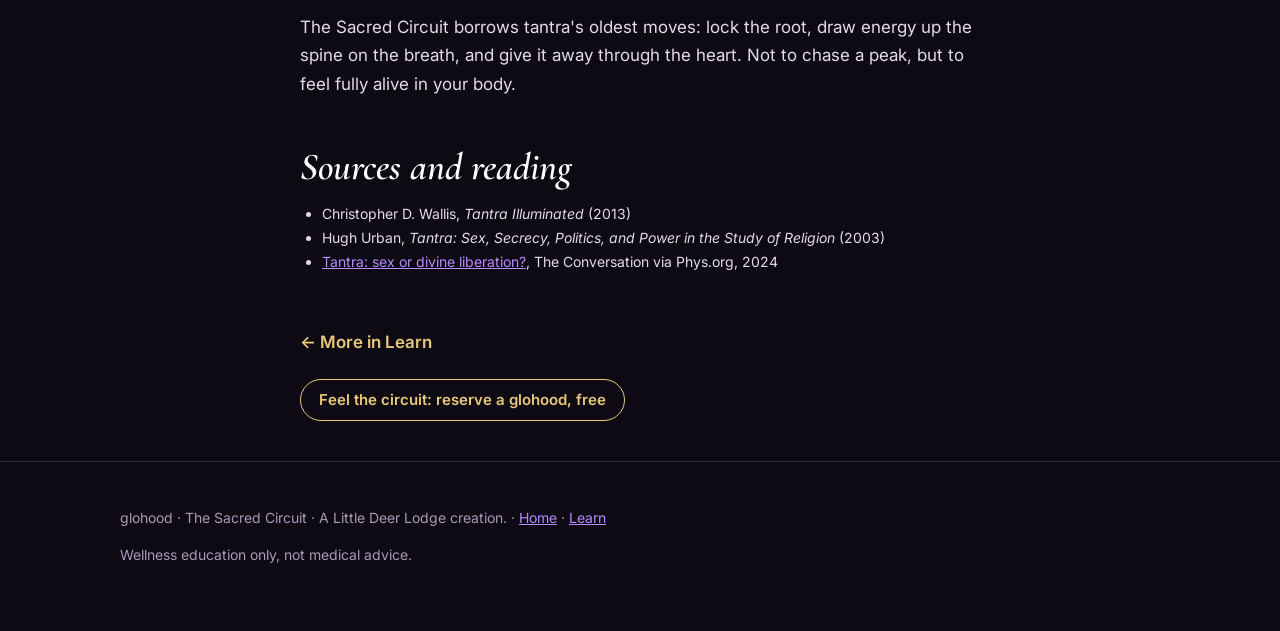
<file: learn/real-tantra/index.html>
<!DOCTYPE html>
<html lang="en">
<head><script>if(location.protocol==='http:'&&location.hostname==='glohood.com')location.replace('https:'+location.href.slice(5))</script>
<meta charset="utf-8">
<meta name="viewport" content="width=device-width, initial-scale=1">
<title>Real Tantra Isn&#x27;t What You Think · glohood</title>
<meta name="description" content="Classical tantra is mostly not about sex. A clear look at what it really teaches, and how the Western version drifted.">
<meta property="og:title" content="Real Tantra Isn&#x27;t What You Think">
<meta property="og:description" content="Classical tantra is mostly not about sex. A clear look at what it really teaches, and how the Western version drifted.">
<link rel="preconnect" href="https://fonts.googleapis.com">
<link rel="preconnect" href="https://fonts.gstatic.com" crossorigin>
<link href="https://fonts.googleapis.com/css2?family=Cormorant+Garamond:ital,wght@0,500;0,600;1,500;1,600&family=Inter:wght@400;500;600;800&display=swap" rel="stylesheet">
<link rel="stylesheet" href="/learn/learn.css">
</head>
<body>
<nav aria-label="Main">
  <div class="wrap">
    <a class="logo" href="/">gl<span class="o">o</span>hood</a>
    <div class="navr"><a class="navlink on" href="/learn/">Learn</a><a class="btn btn-gold" href="/#reserve">Reserve free</a></div>
  </div>
</nav>
<article class="wrap narrow">
  <header style="padding:56px 0 10px">
    <a class="eye" href="/learn/" style="text-decoration:none">Learn &middot; Tantra</a>
    <h1>Real tantra isn't <em>what you think.</em></h1>
  </header>

  <p>Say "tantra" and most people think of sex. But the classical tantric traditions of India were mostly about something else: breath, mantra, meditation, devotion, and the idea that every part of life, the body included, is sacred.</p>

  <h2>What classical tantra was</h2>
  <p>Tantra grew in India about 1,500 years ago. A "tantra" is a scripture, and the traditions built around them taught ritual, yoga, mantra, visualization and a philosophy that sees the whole world as an expression of the divine. Nothing is outside it, including desire.</p>
  <p>Scholar-practitioner Christopher Wallis, author of <em>Tantra Illuminated</em>, says the popular idea of tantra as mainly about sex is simply untrue: almost none of the classical scriptures teach sexual techniques. (<a href="https://phys.org/news/2024-07-tantra-sex-divine-liberation-ancient.html" target="_blank" rel="noopener">The Conversation, 2024</a>)</p>

  <h2>Where "neo-tantra" came from</h2>
  <p>Western "neo-tantra" took shape around the start of the 20th century and focused on sacred sexuality. Historian Hugh Urban has traced how the word got tangled up with Western ideas about sex and money along the way. Classical scholars question how authentic it is. Neo-tantra teachers answer that they're living out tantra's core idea in the body. (<a href="https://phys.org/news/2024-07-tantra-sex-divine-liberation-ancient.html" target="_blank" rel="noopener">The Conversation</a>)</p>

  <h2>The thread that connects them</h2>
  <p>Both sides agree on one thing: the body isn't an obstacle to awakening. It's the doorway. Tantra's yoga practices are also where much of hatha yoga, and later modern yoga, came from. The breath, the locks, the energy rising up the spine: that's tantric technology.</p>

  <h2>What this means for you</h2>
  <ul>
    <li><strong>Sexual energy is life energy.</strong> Tantra treats it as fuel to grow and move, not to suppress or spend carelessly.</li>
    <li><strong>The real practices are simple.</strong> Breath, sound, attention, the root locks and a reverent attitude toward your own body.</li>
    <li><strong>Watch out for gurus.</strong> A good test from Wallis: ask a teacher which tantric scripture they follow. If they can't say, be careful.</li>
  </ul>

  <h2>The glow hood connection</h2>
  <p>The Sacred Circuit borrows tantra's oldest moves: lock the root, draw energy up the spine on the breath, and give it away through the heart. Not to chase a peak, but to feel fully alive in your body.</p>

  <h2>Sources and reading</h2>
  <ul class="cite">
    <li>Christopher D. Wallis, <em>Tantra Illuminated</em> (2013)</li>
    <li>Hugh Urban, <em>Tantra: Sex, Secrecy, Politics, and Power in the Study of Religion</em> (2003)</li>
    <li><a href="https://phys.org/news/2024-07-tantra-sex-divine-liberation-ancient.html" target="_blank" rel="noopener">Tantra: sex or divine liberation?</a>, The Conversation via Phys.org, 2024</li>
  </ul>

  <a class="back" href="/learn/">&larr; More in Learn</a>
  <p style="margin-top:22px"><a class="btn btn-gold" href="/#reserve">Feel the circuit: reserve a glohood, free</a></p>
</article>
<footer>
  <div class="wrap">
    <p>glohood · The Sacred Circuit · A Little Deer Lodge creation. · <a href="/">Home</a> · <a href="/learn/">Learn</a></p>
    <p>Wellness education only, not medical advice.</p>
  </div>
</footer>
</body>
</html>
</file>
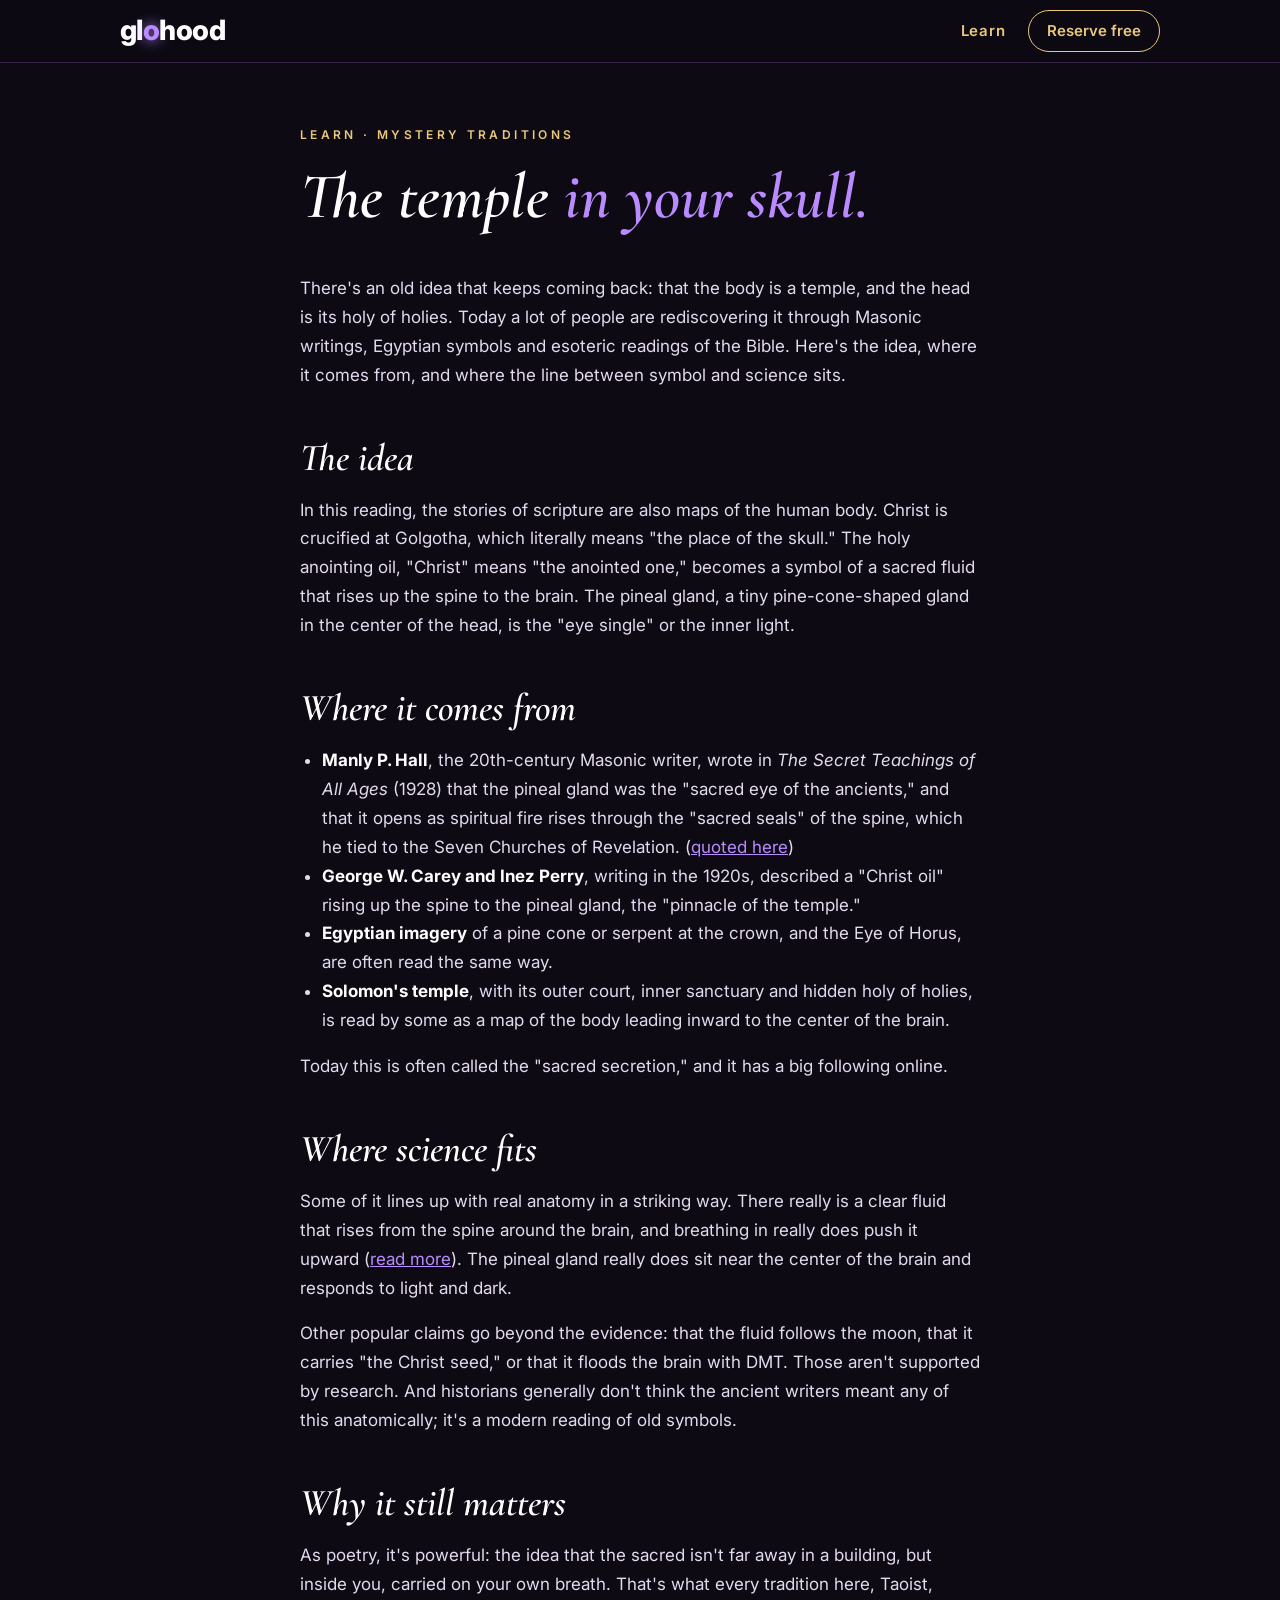
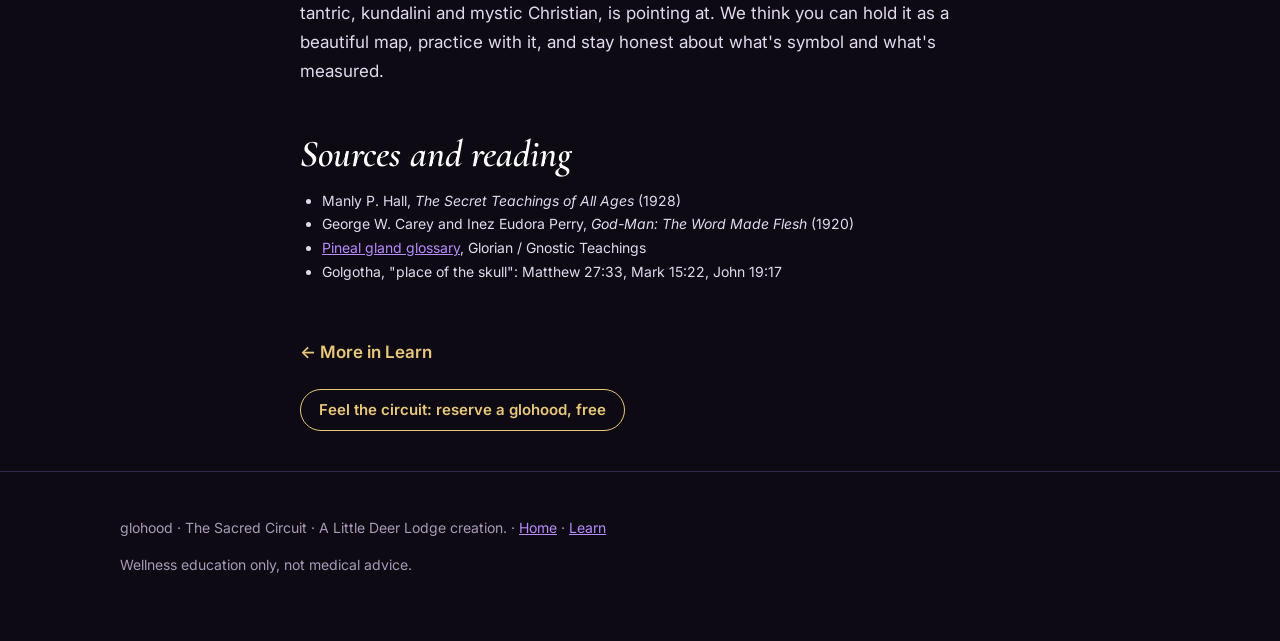
<file: learn/the-temple-in-your-skull/index.html>
<!DOCTYPE html>
<html lang="en">
<head><script>if(location.protocol==='http:'&&location.hostname==='glohood.com')location.replace('https:'+location.href.slice(5))</script>
<meta charset="utf-8">
<meta name="viewport" content="width=device-width, initial-scale=1">
<title>The Temple in Your Skull · glohood</title>
<meta name="description" content="Christ oil, the pineal gland, Solomon&#x27;s temple and the fluid around your brain: the mystical and Masonic teachings, with an honest line between symbol and science.">
<meta property="og:title" content="The Temple in Your Skull">
<meta property="og:description" content="Christ oil, the pineal gland, Solomon&#x27;s temple and the fluid around your brain: the mystical and Masonic teachings, with an honest line between symbol and science.">
<link rel="preconnect" href="https://fonts.googleapis.com">
<link rel="preconnect" href="https://fonts.gstatic.com" crossorigin>
<link href="https://fonts.googleapis.com/css2?family=Cormorant+Garamond:ital,wght@0,500;0,600;1,500;1,600&family=Inter:wght@400;500;600;800&display=swap" rel="stylesheet">
<link rel="stylesheet" href="/learn/learn.css">
</head>
<body>
<nav aria-label="Main">
  <div class="wrap">
    <a class="logo" href="/">gl<span class="o">o</span>hood</a>
    <div class="navr"><a class="navlink on" href="/learn/">Learn</a><a class="btn btn-gold" href="/#reserve">Reserve free</a></div>
  </div>
</nav>
<article class="wrap narrow">
  <header style="padding:56px 0 10px">
    <a class="eye" href="/learn/" style="text-decoration:none">Learn &middot; Mystery traditions</a>
    <h1>The temple <em>in your skull.</em></h1>
  </header>

  <p>There's an old idea that keeps coming back: that the body is a temple, and the head is its holy of holies. Today a lot of people are rediscovering it through Masonic writings, Egyptian symbols and esoteric readings of the Bible. Here's the idea, where it comes from, and where the line between symbol and science sits.</p>

  <h2>The idea</h2>
  <p>In this reading, the stories of scripture are also maps of the human body. Christ is crucified at Golgotha, which literally means "the place of the skull." The holy anointing oil, "Christ" means "the anointed one," becomes a symbol of a sacred fluid that rises up the spine to the brain. The pineal gland, a tiny pine-cone-shaped gland in the center of the head, is the "eye single" or the inner light.</p>

  <h2>Where it comes from</h2>
  <ul>
    <li><strong>Manly P. Hall</strong>, the 20th-century Masonic writer, wrote in <em>The Secret Teachings of All Ages</em> (1928) that the pineal gland was the "sacred eye of the ancients," and that it opens as spiritual fire rises through the "sacred seals" of the spine, which he tied to the Seven Churches of Revelation. (<a href="https://gnosticteachings.org/learn/glossary/p/pineal-gland" target="_blank" rel="noopener">quoted here</a>)</li>
    <li><strong>George W. Carey and Inez Perry</strong>, writing in the 1920s, described a "Christ oil" rising up the spine to the pineal gland, the "pinnacle of the temple."</li>
    <li><strong>Egyptian imagery</strong> of a pine cone or serpent at the crown, and the Eye of Horus, are often read the same way.</li>
    <li><strong>Solomon's temple</strong>, with its outer court, inner sanctuary and hidden holy of holies, is read by some as a map of the body leading inward to the center of the brain.</li>
  </ul>
  <p>Today this is often called the "sacred secretion," and it has a big following online.</p>

  <h2>Where science fits</h2>
  <p>Some of it lines up with real anatomy in a striking way. There really is a clear fluid that rises from the spine around the brain, and breathing in really does push it upward (<a href="/learn/breath-moves-the-fluid/">read more</a>). The pineal gland really does sit near the center of the brain and responds to light and dark.</p>
  <p>Other popular claims go beyond the evidence: that the fluid follows the moon, that it carries "the Christ seed," or that it floods the brain with DMT. Those aren't supported by research. And historians generally don't think the ancient writers meant any of this anatomically; it's a modern reading of old symbols.</p>

  <h2>Why it still matters</h2>
  <p>As poetry, it's powerful: the idea that the sacred isn't far away in a building, but inside you, carried on your own breath. That's what every tradition here, Taoist, tantric, kundalini and mystic Christian, is pointing at. We think you can hold it as a beautiful map, practice with it, and stay honest about what's symbol and what's measured.</p>

  <h2>Sources and reading</h2>
  <ul class="cite">
    <li>Manly P. Hall, <em>The Secret Teachings of All Ages</em> (1928)</li>
    <li>George W. Carey and Inez Eudora Perry, <em>God-Man: The Word Made Flesh</em> (1920)</li>
    <li><a href="https://gnosticteachings.org/learn/glossary/p/pineal-gland" target="_blank" rel="noopener">Pineal gland glossary</a>, Glorian / Gnostic Teachings</li>
    <li>Golgotha, "place of the skull": Matthew 27:33, Mark 15:22, John 19:17</li>
  </ul>

  <a class="back" href="/learn/">&larr; More in Learn</a>
  <p style="margin-top:22px"><a class="btn btn-gold" href="/#reserve">Feel the circuit: reserve a glohood, free</a></p>
</article>
<footer>
  <div class="wrap">
    <p>glohood · The Sacred Circuit · A Little Deer Lodge creation. · <a href="/">Home</a> · <a href="/learn/">Learn</a></p>
    <p>Wellness education only, not medical advice.</p>
  </div>
</footer>
</body>
</html>
</file>
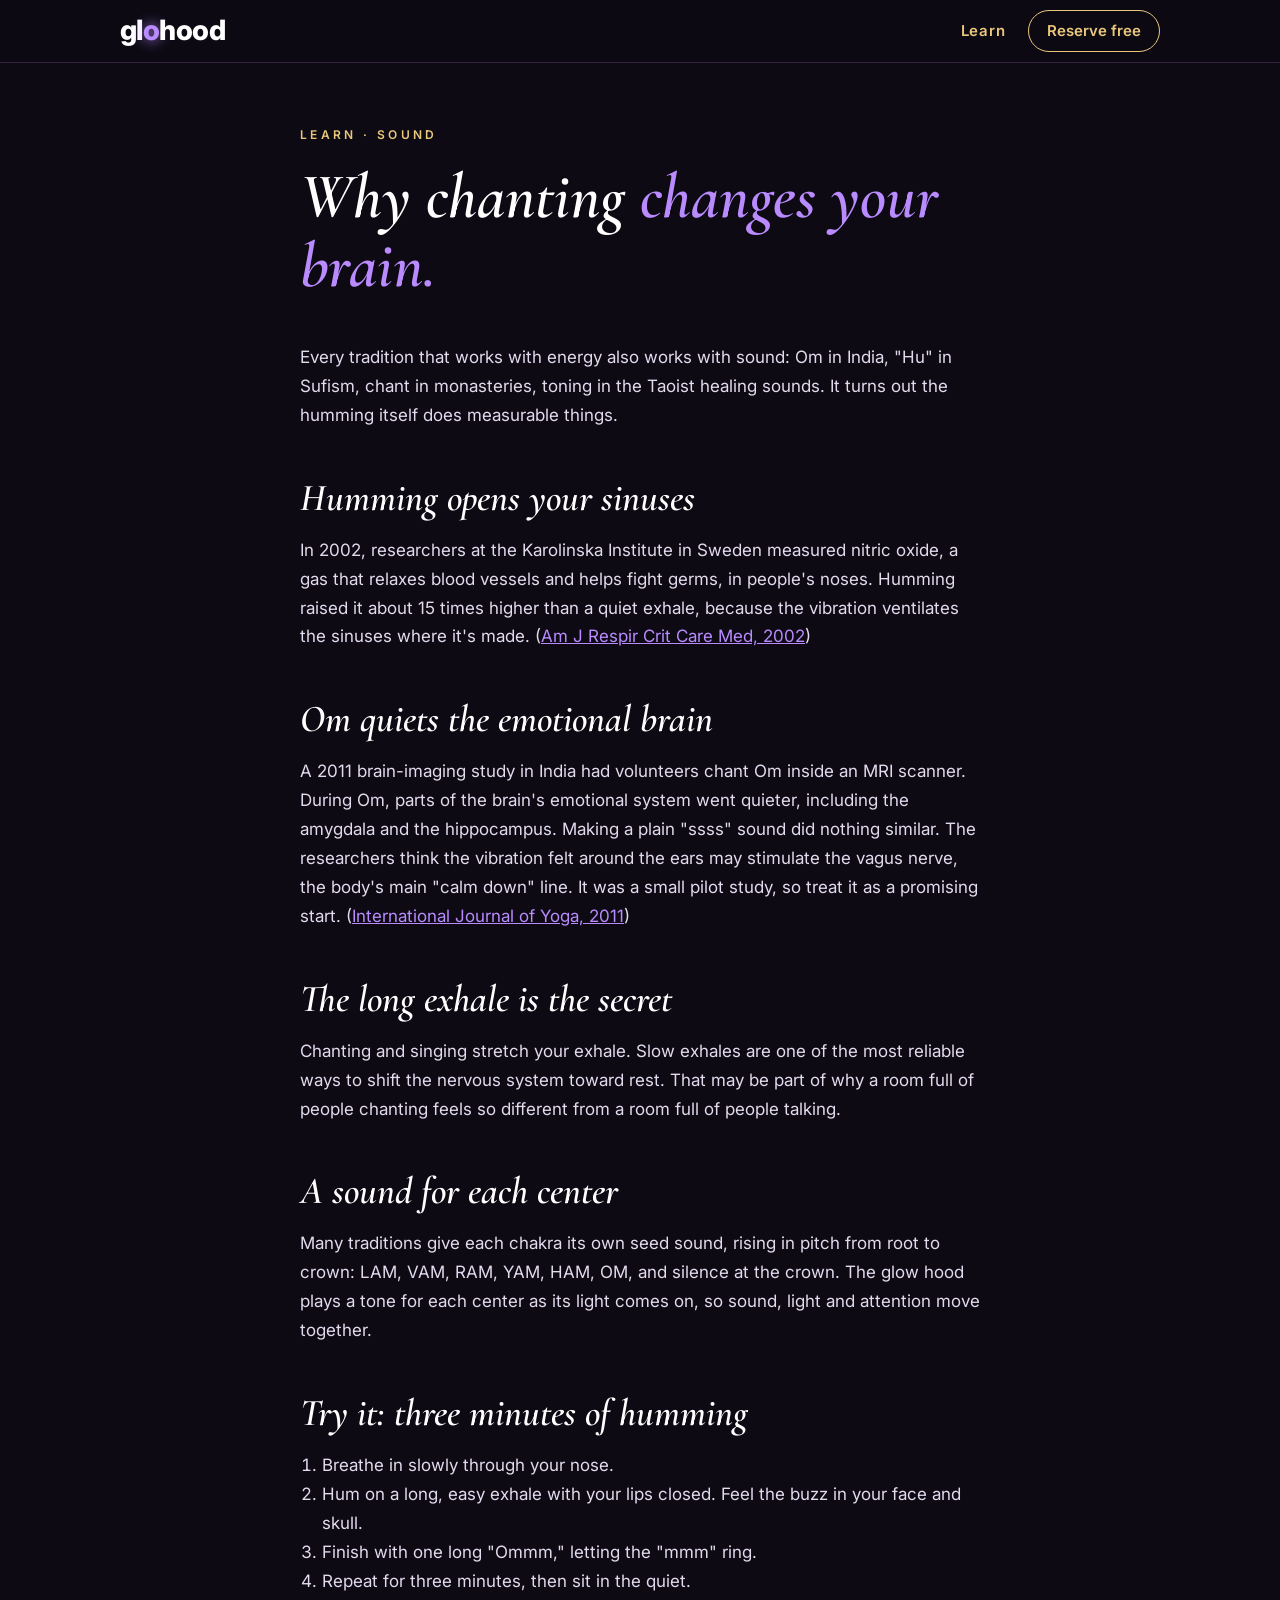
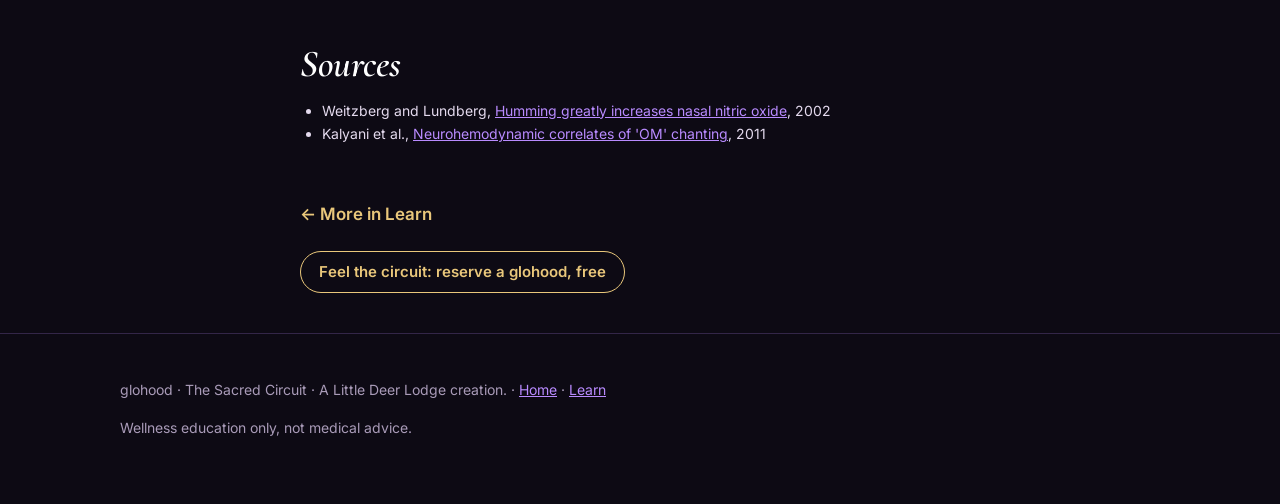
<file: learn/why-chanting-changes-your-brain/index.html>
<!DOCTYPE html>
<html lang="en">
<head><script>if(location.protocol==='http:'&&location.hostname==='glohood.com')location.replace('https:'+location.href.slice(5))</script>
<meta charset="utf-8">
<meta name="viewport" content="width=device-width, initial-scale=1">
<title>Why Chanting Changes Your Brain · glohood</title>
<meta name="description" content="Humming, mantra and singing: what research shows about nitric oxide, the vagus nerve and calm, plus Om and the sound of each center.">
<meta property="og:title" content="Why Chanting Changes Your Brain">
<meta property="og:description" content="Humming, mantra and singing: what research shows about nitric oxide, the vagus nerve and calm, plus Om and the sound of each center.">
<link rel="preconnect" href="https://fonts.googleapis.com">
<link rel="preconnect" href="https://fonts.gstatic.com" crossorigin>
<link href="https://fonts.googleapis.com/css2?family=Cormorant+Garamond:ital,wght@0,500;0,600;1,500;1,600&family=Inter:wght@400;500;600;800&display=swap" rel="stylesheet">
<link rel="stylesheet" href="/learn/learn.css">
</head>
<body>
<nav aria-label="Main">
  <div class="wrap">
    <a class="logo" href="/">gl<span class="o">o</span>hood</a>
    <div class="navr"><a class="navlink on" href="/learn/">Learn</a><a class="btn btn-gold" href="/#reserve">Reserve free</a></div>
  </div>
</nav>
<article class="wrap narrow">
  <header style="padding:56px 0 10px">
    <a class="eye" href="/learn/" style="text-decoration:none">Learn &middot; Sound</a>
    <h1>Why chanting <em>changes your brain.</em></h1>
  </header>

  <p>Every tradition that works with energy also works with sound: Om in India, "Hu" in Sufism, chant in monasteries, toning in the Taoist healing sounds. It turns out the humming itself does measurable things.</p>

  <h2>Humming opens your sinuses</h2>
  <p>In 2002, researchers at the Karolinska Institute in Sweden measured nitric oxide, a gas that relaxes blood vessels and helps fight germs, in people's noses. Humming raised it about 15 times higher than a quiet exhale, because the vibration ventilates the sinuses where it's made. (<a href="https://pubmed.ncbi.nlm.nih.gov/12119224/" target="_blank" rel="noopener">Am J Respir Crit Care Med, 2002</a>)</p>

  <h2>Om quiets the emotional brain</h2>
  <p>A 2011 brain-imaging study in India had volunteers chant Om inside an MRI scanner. During Om, parts of the brain's emotional system went quieter, including the amygdala and the hippocampus. Making a plain "ssss" sound did nothing similar. The researchers think the vibration felt around the ears may stimulate the vagus nerve, the body's main "calm down" line. It was a small pilot study, so treat it as a promising start. (<a href="https://pmc.ncbi.nlm.nih.gov/articles/PMC3099099/" target="_blank" rel="noopener">International Journal of Yoga, 2011</a>)</p>

  <h2>The long exhale is the secret</h2>
  <p>Chanting and singing stretch your exhale. Slow exhales are one of the most reliable ways to shift the nervous system toward rest. That may be part of why a room full of people chanting feels so different from a room full of people talking.</p>

  <h2>A sound for each center</h2>
  <p>Many traditions give each chakra its own seed sound, rising in pitch from root to crown: LAM, VAM, RAM, YAM, HAM, OM, and silence at the crown. The glow hood plays a tone for each center as its light comes on, so sound, light and attention move together.</p>

  <h2>Try it: three minutes of humming</h2>
  <ol>
    <li>Breathe in slowly through your nose.</li>
    <li>Hum on a long, easy exhale with your lips closed. Feel the buzz in your face and skull.</li>
    <li>Finish with one long "Ommm," letting the "mmm" ring.</li>
    <li>Repeat for three minutes, then sit in the quiet.</li>
  </ol>

  <h2>Sources</h2>
  <ul class="cite">
    <li>Weitzberg and Lundberg, <a href="https://pubmed.ncbi.nlm.nih.gov/12119224/" target="_blank" rel="noopener">Humming greatly increases nasal nitric oxide</a>, 2002</li>
    <li>Kalyani et al., <a href="https://pmc.ncbi.nlm.nih.gov/articles/PMC3099099/" target="_blank" rel="noopener">Neurohemodynamic correlates of 'OM' chanting</a>, 2011</li>
  </ul>

  <a class="back" href="/learn/">&larr; More in Learn</a>
  <p style="margin-top:22px"><a class="btn btn-gold" href="/#reserve">Feel the circuit: reserve a glohood, free</a></p>
</article>
<footer>
  <div class="wrap">
    <p>glohood · The Sacred Circuit · A Little Deer Lodge creation. · <a href="/">Home</a> · <a href="/learn/">Learn</a></p>
    <p>Wellness education only, not medical advice.</p>
  </div>
</footer>
</body>
</html>
</file>
<file: learn/learn.css>
:root{--night:#0D0A14;--night2:#151020;--card:#1A1426;--violet:#B98BFF;--gold:#E9C77B;--text:#EEE6F5;--muted:#A99BB8;--line:rgba(185,139,255,.22);--display:"Cormorant Garamond",Georgia,serif;--body:"Inter","Segoe UI",Arial,sans-serif;color-scheme:dark}
*{box-sizing:border-box}
html{background:var(--night)}
body{margin:0;background:var(--night);color:var(--text);font-family:var(--body);font-size:17px;line-height:1.7}
img{max-width:100%;display:block}
a{color:var(--violet)}
:focus-visible{outline:2px solid var(--gold);outline-offset:3px}
.wrap{max-width:1080px;margin:0 auto;padding:0 20px}
.narrow{max-width:720px}
nav{position:sticky;top:0;z-index:10;background:rgba(13,10,20,.88);backdrop-filter:blur(10px);-webkit-backdrop-filter:blur(10px);border-bottom:1px solid var(--line)}
nav .wrap{display:flex;align-items:center;justify-content:space-between;min-height:62px;gap:12px}
.logo{font-weight:800;font-size:28px;letter-spacing:-.02em;color:#fff;text-decoration:none}
.logo .o{color:var(--violet);text-shadow:0 0 14px #B98BFF}
.navr{display:flex;align-items:center;gap:18px}
.navlink{color:var(--text);text-decoration:none;font-weight:600;font-size:15px;letter-spacing:.06em;padding:10px 4px}
.navlink.on,.navlink:hover{color:var(--gold)}
.btn{display:inline-flex;align-items:center;justify-content:center;border-radius:999px;font-weight:600;text-decoration:none;font-family:var(--body)}
.btn-gold{border:1px solid var(--gold);color:var(--gold);min-height:42px;padding:0 18px;font-size:15px;white-space:nowrap}
.eye{font-size:12px;letter-spacing:.28em;text-transform:uppercase;color:var(--gold);font-weight:600}
h1,h2,h3{font-family:var(--display);font-style:italic;font-weight:600;color:#fff;line-height:1.08}
h1{font-size:clamp(40px,7vw,64px);margin:14px 0 16px}
h2{font-size:clamp(28px,4.5vw,38px);margin:48px 0 12px}
h3{font-size:26px;margin:0 0 8px}
h1 em,h2 em{color:var(--violet)}
.lead{color:var(--muted);font-size:19px}
header.top{padding:64px 0 30px;border-bottom:1px solid var(--line)}
section{padding:46px 0}
.grid{display:grid;grid-template-columns:repeat(auto-fill,minmax(280px,1fr));gap:18px}
.card{background:var(--card);border:1px solid var(--line);border-radius:20px;padding:24px;text-decoration:none;color:var(--text);display:flex;flex-direction:column;gap:8px}
a.card:hover{border-color:rgba(233,199,123,.5)}
.card p{color:var(--muted);margin:0;font-size:15px}
.card .more{color:var(--gold);font-weight:600;font-size:15px;margin-top:6px}
.book{display:grid;grid-template-columns:92px 1fr;gap:18px;align-items:start}
.cover{width:92px;aspect-ratio:2/3;border-radius:8px;background:linear-gradient(160deg,#2a1a45,#120c1d);border:1px solid rgba(233,199,123,.35);display:flex;align-items:center;justify-content:center;text-align:center;font-family:var(--display);font-style:italic;color:var(--gold);font-size:13px;padding:8px;line-height:1.2}
.buy{display:inline-flex;margin-top:8px;align-self:flex-start;border:1px solid var(--gold);color:var(--gold);border-radius:999px;padding:8px 16px;font-size:14px;font-weight:600;text-decoration:none}
.note{font-size:13px;color:var(--muted)}
article p,article li{color:#E4DAEE}
article ol,article ul{padding-left:22px}
article strong{color:#fff}
.cite{font-size:14px;color:var(--muted)}
.back{display:inline-block;margin-top:40px;color:var(--gold);font-weight:600;text-decoration:none}
footer{border-top:1px solid var(--line);padding:30px 0 50px;font-size:14px;color:var(--muted);margin-top:40px}
@media (max-width:420px){.navr{gap:12px}.btn-gold{padding:0 14px}}
@media (max-width:350px){.logo{font-size:23px}.navr{gap:8px}.btn-gold{padding:0 12px;font-size:14px}}
</file>
